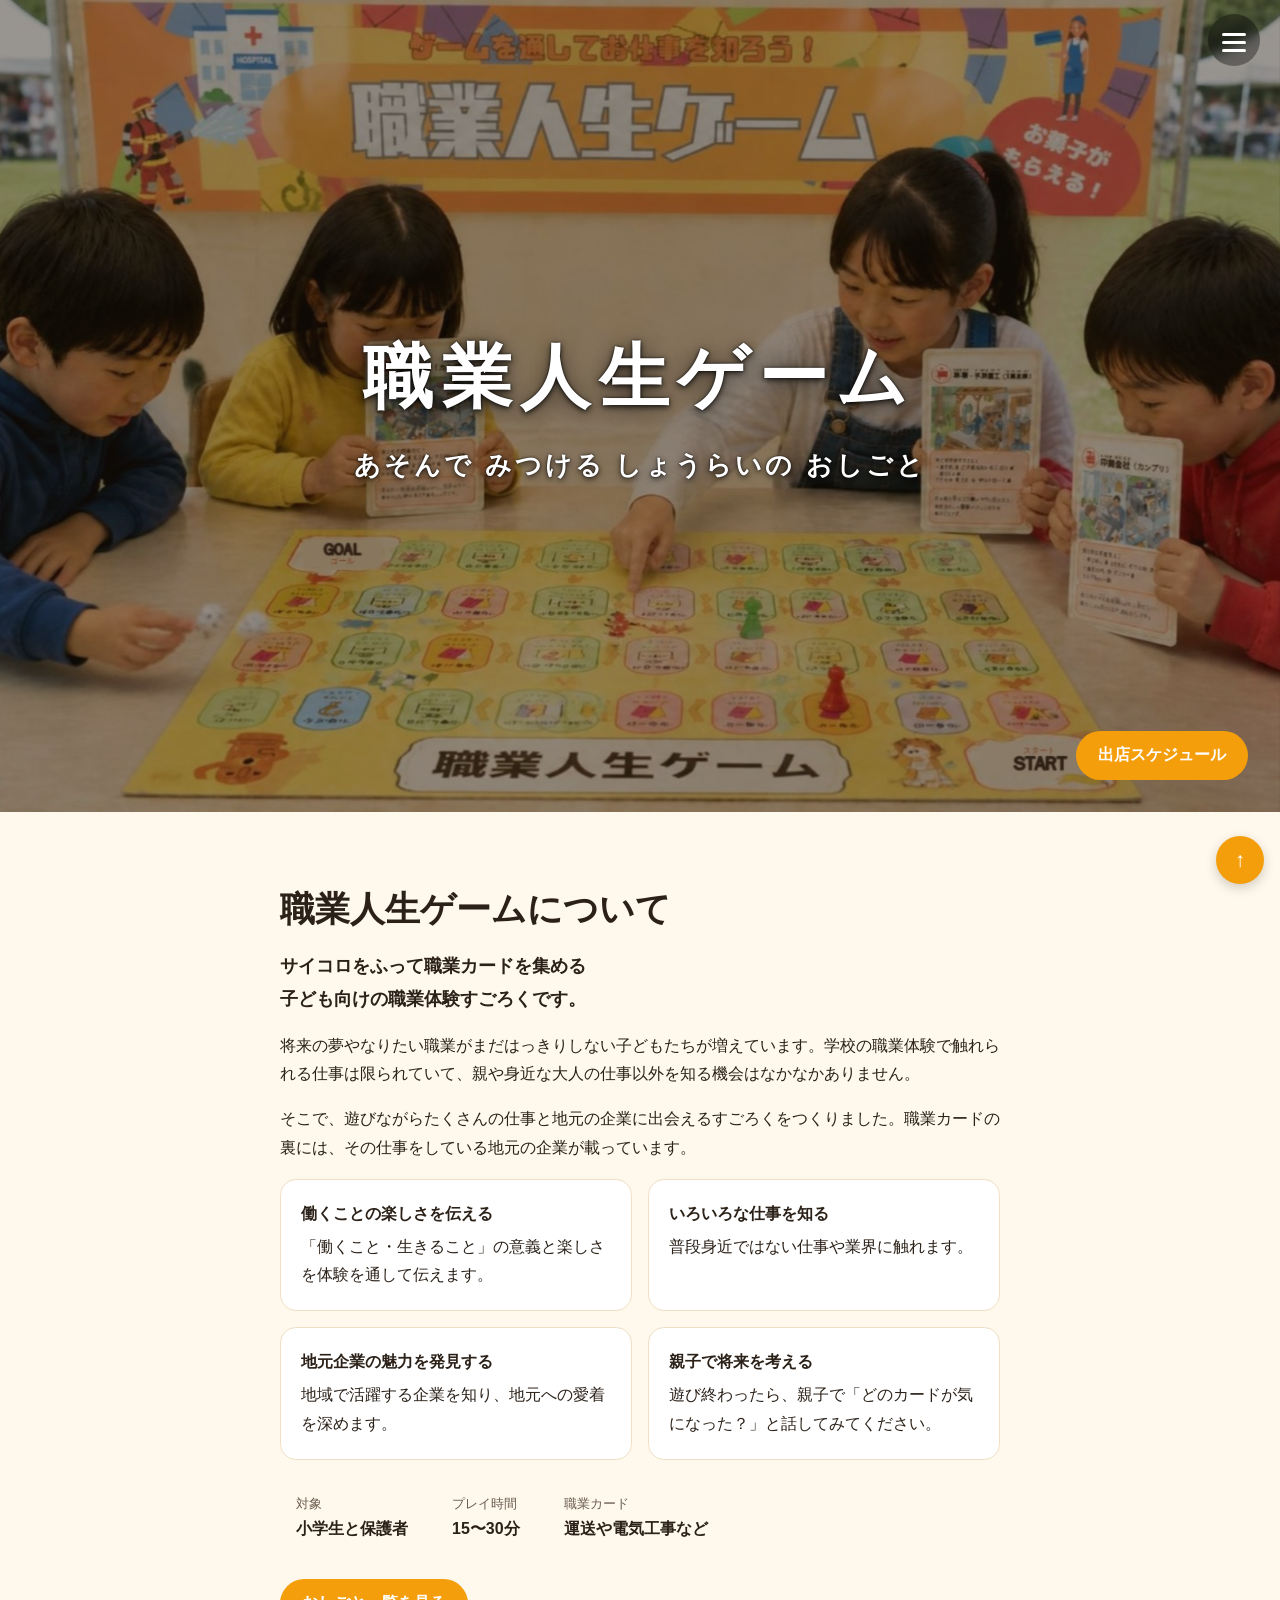
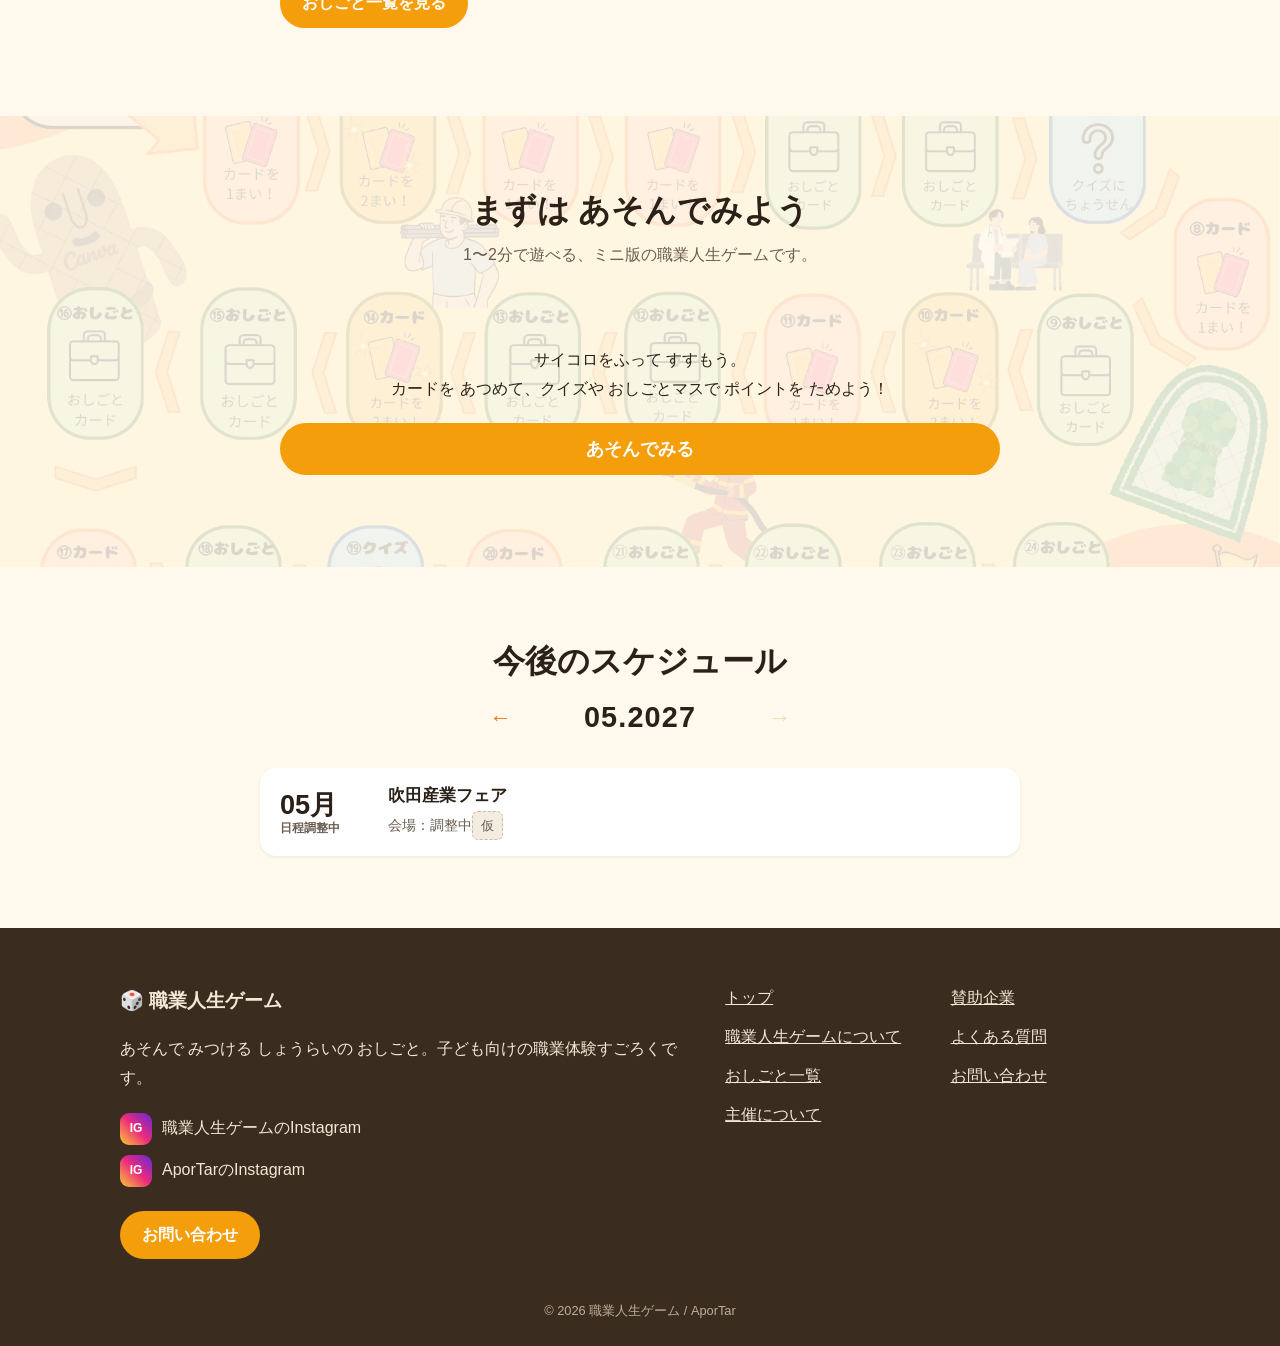
<file: index.html>
<!DOCTYPE html>
<html lang="ja">
<head>
  <meta charset="UTF-8">
  <meta name="viewport" content="width=device-width, initial-scale=1.0">
  <title>職業人生ゲーム｜あそんで みつける しょうらいの おしごと</title>
  <meta name="description" content="サイコロをふって職業カードを集める、子ども向けの職業体験すごろく「職業人生ゲーム」の公式サイトです。ミニ版のデモで遊べるほか、出店スケジュールを掲載しています。">
  <link rel="stylesheet" href="style.css">
  <link rel="stylesheet" href="game.css">
</head>
<body class="home">
  <header id="site-header" class="site-header"></header>

  <main>
    <!-- メインビジュアル：横長の画面では --bg-wide、スマホのような縦長の画面では --bg-tall の画像を出す。
         写真を増やすときは .hero-slide を追加すると自動でスライドする -->
    <section class="hero" id="hero">
      <div class="hero-slide is-active" style="--bg-wide:url(images/hero-banner.jpg);--bg-tall:url(images/hero-banner-tall.jpg)"></div>
      <div class="hero-content">
        <h1 class="hero-copy">職業人生ゲーム</h1>
        <p class="hero-sub">あそんで みつける しょうらいの おしごと</p>
        <a class="btn hero-schedule" href="#schedule">出店スケジュール</a>
      </div>
    </section>

    <section class="section intro" id="intro">
      <div class="container intro-inner">
        <div class="intro-text">
          <h2 class="intro-title">職業人生ゲームについて</h2>
          <p class="intro-lead">サイコロをふって職業カードを集める<br class="pc-only">子ども向けの職業体験すごろくです。</p>
          <p>将来の夢やなりたい職業がまだはっきりしない子どもたちが増えています。学校の職業体験で触れられる仕事は限られていて、親や身近な大人の仕事以外を知る機会はなかなかありません。</p>
          <p>そこで、遊びながらたくさんの仕事と地元の企業に出会えるすごろくをつくりました。職業カードの裏には、その仕事をしている地元の企業が載っています。</p>
          <ul class="purpose-list intro-purpose">
            <li><strong>働くことの楽しさを伝える</strong>「働くこと・生きること」の意義と楽しさを体験を通して伝えます。</li>
            <li><strong>いろいろな仕事を知る</strong>普段身近ではない仕事や業界に触れます。</li>
            <li><strong>地元企業の魅力を発見する</strong>地域で活躍する企業を知り、地元への愛着を深めます。</li>
            <li><strong>親子で将来を考える</strong>遊び終わったら、親子で「どのカードが気になった？」と話してみてください。</li>
          </ul>
          <dl class="intro-facts">
            <div><dt>対象</dt><dd>小学生と保護者</dd></div>
            <div><dt>プレイ時間</dt><dd>15〜30分</dd></div>
            <div><dt>職業カード</dt><dd>運送や電気工事など</dd></div>
          </dl>
          <p class="intro-links">
            <a class="btn" href="sponsors.html">おしごと一覧を見る</a>
          </p>
        </div>
      </div>
    </section>

    <!-- デモ：game.js / game-data.js / game.css。data-mode="demo" でひとり用の短い盤面になる -->
    <section class="section section-alt demo" id="demo">
      <div class="container mg-root" id="mg-root" data-mode="demo">
        <h2 class="section-title">まずは あそんでみよう</h2>
        <p class="section-lead">1〜2分で遊べる、ミニ版の職業人生ゲームです。</p>

        <div id="mg-setup" class="mg-screen mg-panel demo-start">
          <form id="mg-setup-form">
            <p>サイコロをふって すすもう。<br>カードを あつめて、クイズや おしごとマスで ポイントを ためよう！</p>
            <button type="submit" class="btn mg-btn-big">あそんでみる</button>
          </form>
        </div>

        <div id="mg-game" class="mg-screen" hidden>
          <div class="mg-turn-bar mg-panel">
            <div>
              <span id="mg-turn-token" class="mg-token-dot"></span>
              <strong id="mg-turn-name"></strong> の ばん
            </div>
            <div class="mg-dice-area">
              <div id="mg-dice" class="mg-dice" aria-live="polite">🎲</div>
              <button id="mg-roll-btn" class="btn">サイコロを ふる</button>
            </div>
          </div>
          <div id="mg-board" class="mg-board" aria-label="ゲームばん"></div>
          <div id="mg-scoreboard" class="mg-scoreboard"></div>
        </div>

        <div id="mg-result" class="mg-screen mg-panel" hidden>
          <h3>ゴール！</h3>
          <ol id="mg-ranking" class="mg-ranking"></ol>
          <div id="mg-companies-panel" class="mg-companies-panel">
            <h3>あつめた カードの かいしゃ</h3>
            <p class="mg-muted">カードの うらには、その しごとを している 地元の会社が のっています。</p>
            <ul id="mg-companies" class="mg-companies"></ul>
            <a class="btn btn-outline" href="sponsors.html">おしごと一覧を見る</a>
          </div>
          <p class="mg-closing">きになる おしごとは あったかな？<br>イベントでは、ほんものの ボードで あそべるよ！</p>
          <button id="mg-again-btn" class="btn mg-btn-big">もういちど あそぶ</button>
        </div>
      </div>
    </section>

    <!-- 今後のスケジュール：予定は .schedule-item を足す。data-date は日にちが決まっていなければ "2027-05" のように月まで。
         月ごとに表示し、矢印で予定のある月だけを行き来する。過ぎた予定は「終了」になる -->
    <section class="section" id="schedule">
      <div class="container">
        <h2 class="section-title">今後のスケジュール</h2>
        <div class="schedule-nav" hidden>
          <button type="button" class="schedule-arrow" data-step="-1" aria-label="前の月">←</button>
          <span class="schedule-month" aria-live="polite"></span>
          <button type="button" class="schedule-arrow" data-step="1" aria-label="次の月">→</button>
        </div>
        <ul class="schedule">
          <li class="schedule-item" data-date="2026-09-27">
            <div class="schedule-when"><span class="schedule-md"></span><span class="schedule-dow"></span></div>
            <div class="schedule-body">
              <h3 class="schedule-name">めぐりえフェス</h3>
              <p class="schedule-place">会場：安満遺跡公園</p>
            </div>
          </li>
          <li class="schedule-item" data-date="2026-10-17" data-end="2026-10-18">
            <div class="schedule-when"><span class="schedule-md"></span><span class="schedule-dow"></span></div>
            <div class="schedule-body">
              <h3 class="schedule-name">食の文化祭 〜高槻ジャズとグルメフェア〜</h3>
              <p class="schedule-place">10:00〜17:00 ／ 会場：高槻城公園</p>
            </div>
          </li>
          <li class="schedule-item" data-date="2026-11-22">
            <div class="schedule-when"><span class="schedule-md"></span><span class="schedule-dow"></span></div>
            <div class="schedule-body">
              <h3 class="schedule-name">古墳フェス はにコット</h3>
              <p class="schedule-place">10:00〜16:00 ／ 会場：今城塚古墳公園（内堤）</p>
            </div>
          </li>
          <li class="schedule-item" data-date="2027-05">
            <div class="schedule-when"><span class="schedule-md"></span><span class="schedule-dow"></span></div>
            <div class="schedule-body">
              <h3 class="schedule-name">吹田産業フェア</h3>
              <p class="schedule-place">会場：調整中<span class="placeholder-note">仮</span></p>
            </div>
          </li>
        </ul>
      </div>
    </section>
  </main>

  <!-- デモのカードやクイズを表示するダイアログ -->
  <div id="mg-modal" class="mg-modal" hidden>
    <div class="mg-modal-box" role="dialog" aria-modal="true" aria-labelledby="mg-modal-title">
      <p id="mg-modal-kind" class="mg-modal-kind"></p>
      <h2 id="mg-modal-title"></h2>
      <div id="mg-modal-body"></div>
      <div id="mg-modal-actions" class="mg-modal-actions"></div>
    </div>
  </div>

  <footer id="site-footer" class="site-footer"></footer>
  <script src="script.js"></script>
  <script src="game-data.js"></script>
  <script src="game.js"></script>
</body>
</html>
</file>
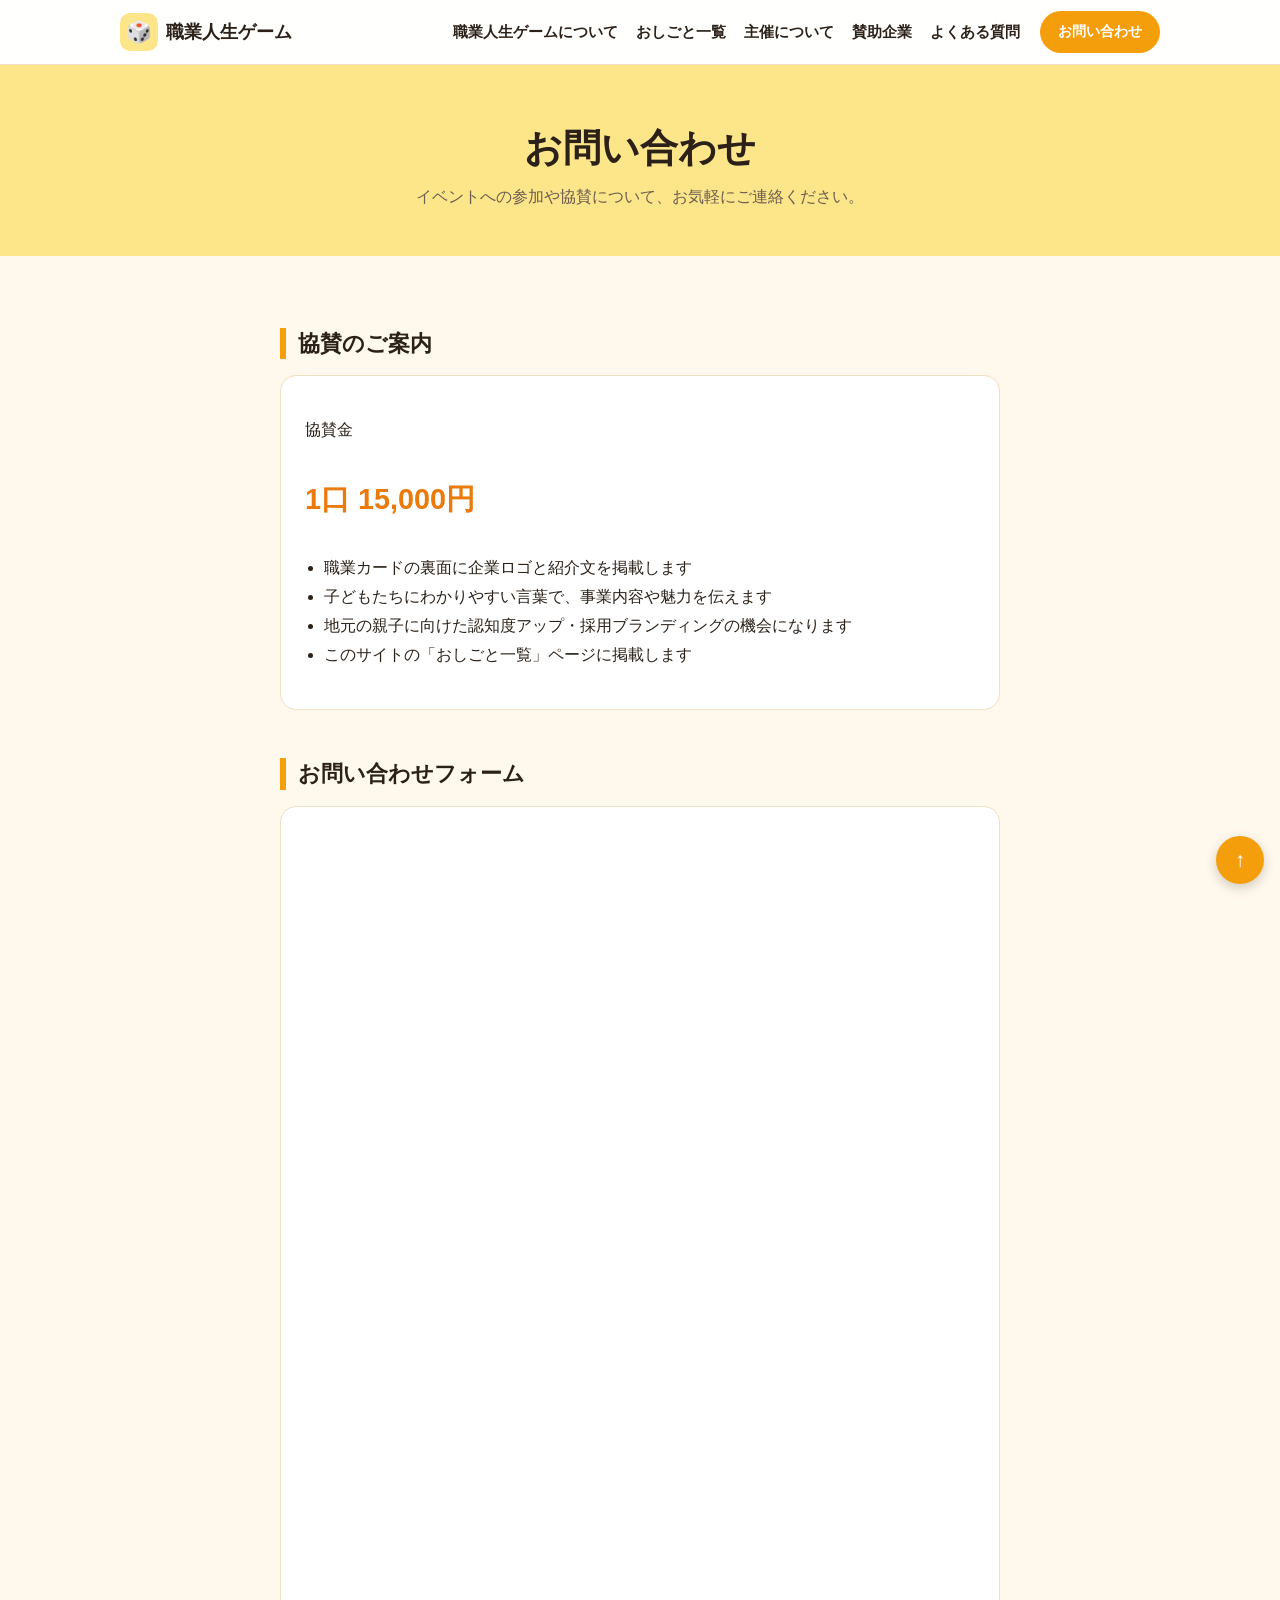
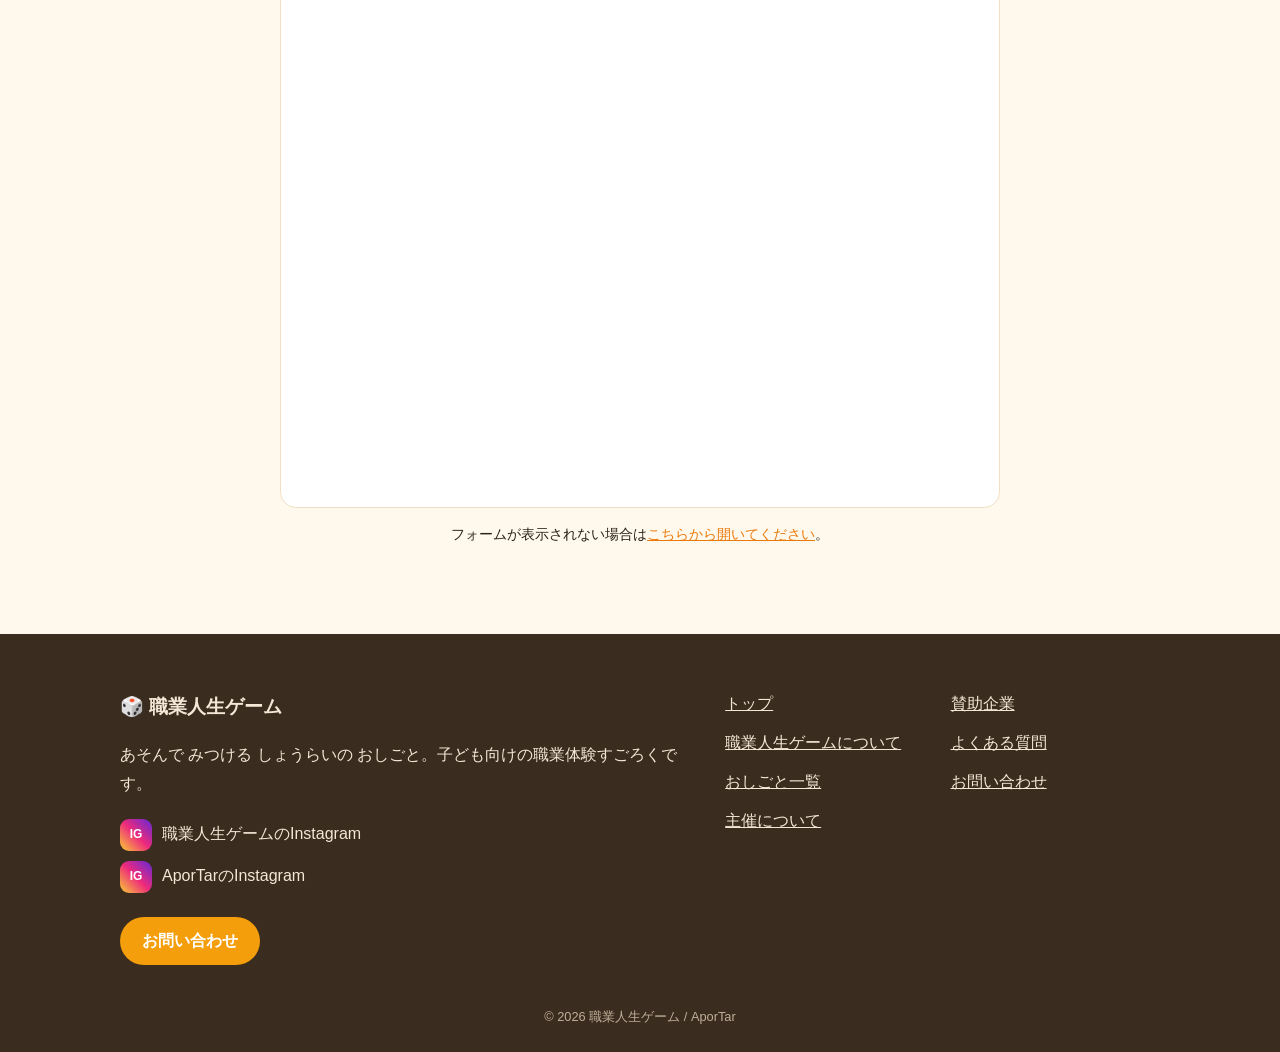
<file: contact.html>
<!DOCTYPE html>
<html lang="ja">
<head>
  <meta charset="UTF-8">
  <meta name="viewport" content="width=device-width, initial-scale=1.0">
  <title>お問い合わせ｜職業人生ゲーム</title>
  <link rel="stylesheet" href="style.css">
</head>
<body>
  <header id="site-header" class="site-header"></header>

  <main>
    <div class="page-header">
      <h1>お問い合わせ</h1>
      <p>イベントへの参加や協賛について、お気軽にご連絡ください。</p>
    </div>

    <section class="section">
      <div class="container prose">
        <h2>協賛のご案内</h2>
        <div class="card">
          <p>協賛金</p>
          <p class="price">1口 15,000円</p>
          <ul class="benefit-list">
            <li>職業カードの裏面に企業ロゴと紹介文を掲載します</li>
            <li>子どもたちにわかりやすい言葉で、事業内容や魅力を伝えます</li>
            <li>地元の親子に向けた認知度アップ・採用ブランディングの機会になります</li>
            <li>このサイトの「おしごと一覧」ページに掲載します</li>
          </ul>
        </div>

        <h2>お問い合わせフォーム</h2>
        <div class="form-embed card">
          <iframe src="https://docs.google.com/forms/d/e/1FAIpQLSfTiD3aFvL4E648sovrdSvlRffPIRJu-kLLGPMNiMInuebyIw/viewform?embedded=true" title="お問い合わせフォーム" loading="lazy">読み込んでいます…</iframe>
        </div>
        <p class="form-embed-note">フォームが表示されない場合は<a href="https://docs.google.com/forms/d/e/1FAIpQLSfTiD3aFvL4E648sovrdSvlRffPIRJu-kLLGPMNiMInuebyIw/viewform" target="_blank" rel="noopener">こちらから開いてください</a>。</p>
      </div>
    </section>
  </main>

  <footer id="site-footer" class="site-footer"></footer>
  <script src="script.js"></script>
</body>
</html>
</file>
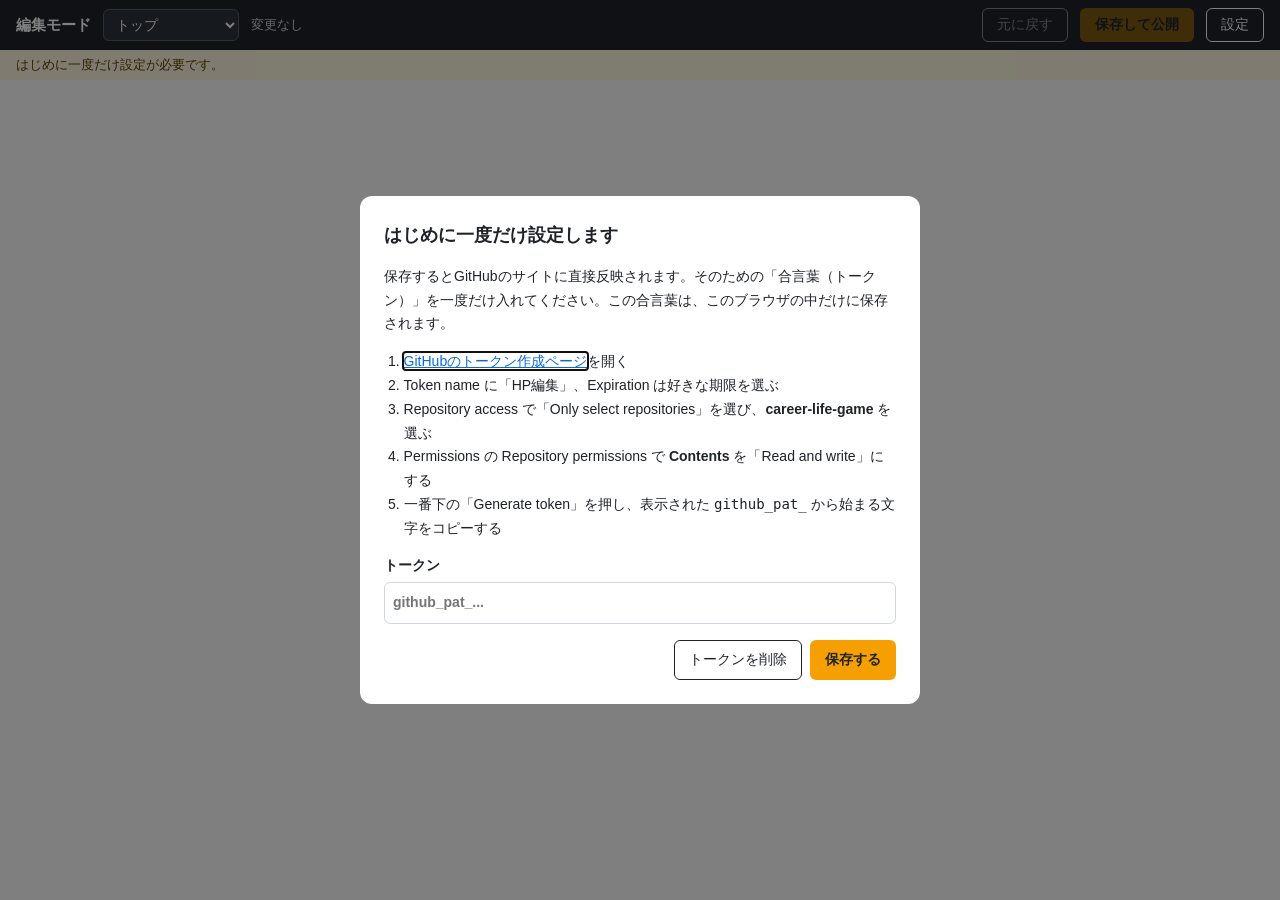
<file: edit.html>
<!DOCTYPE html>
<html lang="ja">
<head>
  <meta charset="UTF-8">
  <meta name="viewport" content="width=device-width, initial-scale=1.0">
  <meta name="robots" content="noindex">
  <title>編集モード｜職業人生ゲーム</title>
  <link rel="stylesheet" href="edit.css">
</head>
<body>
  <!-- ページの文字を、実際の見た目のままクリックして直すための管理画面。サイトのメニューからはリンクしていない。 -->
  <header class="ed-bar">
    <strong class="ed-title">編集モード</strong>
    <label class="ed-page">
      <span class="ed-visually-hidden">編集するページ</span>
      <select id="ed-page"></select>
    </label>
    <span id="ed-count" class="ed-count">変更なし</span>
    <span class="ed-spacer"></span>
    <button type="button" id="ed-discard" class="ed-btn ed-btn-ghost" disabled>元に戻す</button>
    <button type="button" id="ed-save" class="ed-btn ed-btn-primary" disabled>保存して公開</button>
    <button type="button" id="ed-settings" class="ed-btn ed-btn-ghost" aria-label="設定">設定</button>
  </header>
  <p id="ed-message" class="ed-message">文字をクリックすると、そのまま直せます。点線の枠が直せる場所です。</p>
  <iframe id="ed-frame" class="ed-frame" title="編集中のページ"></iframe>

  <dialog id="ed-setup" class="ed-dialog">
    <form method="dialog" id="ed-setup-form">
      <h2>はじめに一度だけ設定します</h2>
      <p>保存するとGitHubのサイトに直接反映されます。そのための「合言葉（トークン）」を一度だけ入れてください。この合言葉は、このブラウザの中だけに保存されます。</p>
      <ol>
        <li><a href="https://github.com/settings/personal-access-tokens/new" target="_blank" rel="noopener">GitHubのトークン作成ページ</a>を開く</li>
        <li>Token name に「HP編集」、Expiration は好きな期限を選ぶ</li>
        <li>Repository access で「Only select repositories」を選び、<b>career-life-game</b> を選ぶ</li>
        <li>Permissions の Repository permissions で <b>Contents</b> を「Read and write」にする</li>
        <li>一番下の「Generate token」を押し、表示された <code>github_pat_</code> から始まる文字をコピーする</li>
      </ol>
      <label class="ed-field">トークン
        <input id="ed-token" type="password" autocomplete="off" placeholder="github_pat_..." required>
      </label>
      <p id="ed-setup-error" class="ed-error" hidden></p>
      <div class="ed-dialog-actions">
        <button type="button" id="ed-token-clear" class="ed-btn ed-btn-ghost">トークンを削除</button>
        <button type="submit" class="ed-btn ed-btn-primary">保存する</button>
      </div>
    </form>
  </dialog>

  <dialog id="ed-review" class="ed-dialog">
    <form method="dialog">
      <h2 id="ed-review-title">保存される変更</h2>
      <ul id="ed-review-list" class="ed-review-list"></ul>
      <p id="ed-review-note" class="ed-note"></p>
      <div class="ed-dialog-actions">
        <button type="submit" value="cancel" class="ed-btn ed-btn-ghost">やめる</button>
        <button type="submit" value="confirm" id="ed-review-ok" class="ed-btn ed-btn-primary">この内容で公開する</button>
      </div>
    </form>
  </dialog>

  <script src="edit.js"></script>
</body>
</html>
</file>
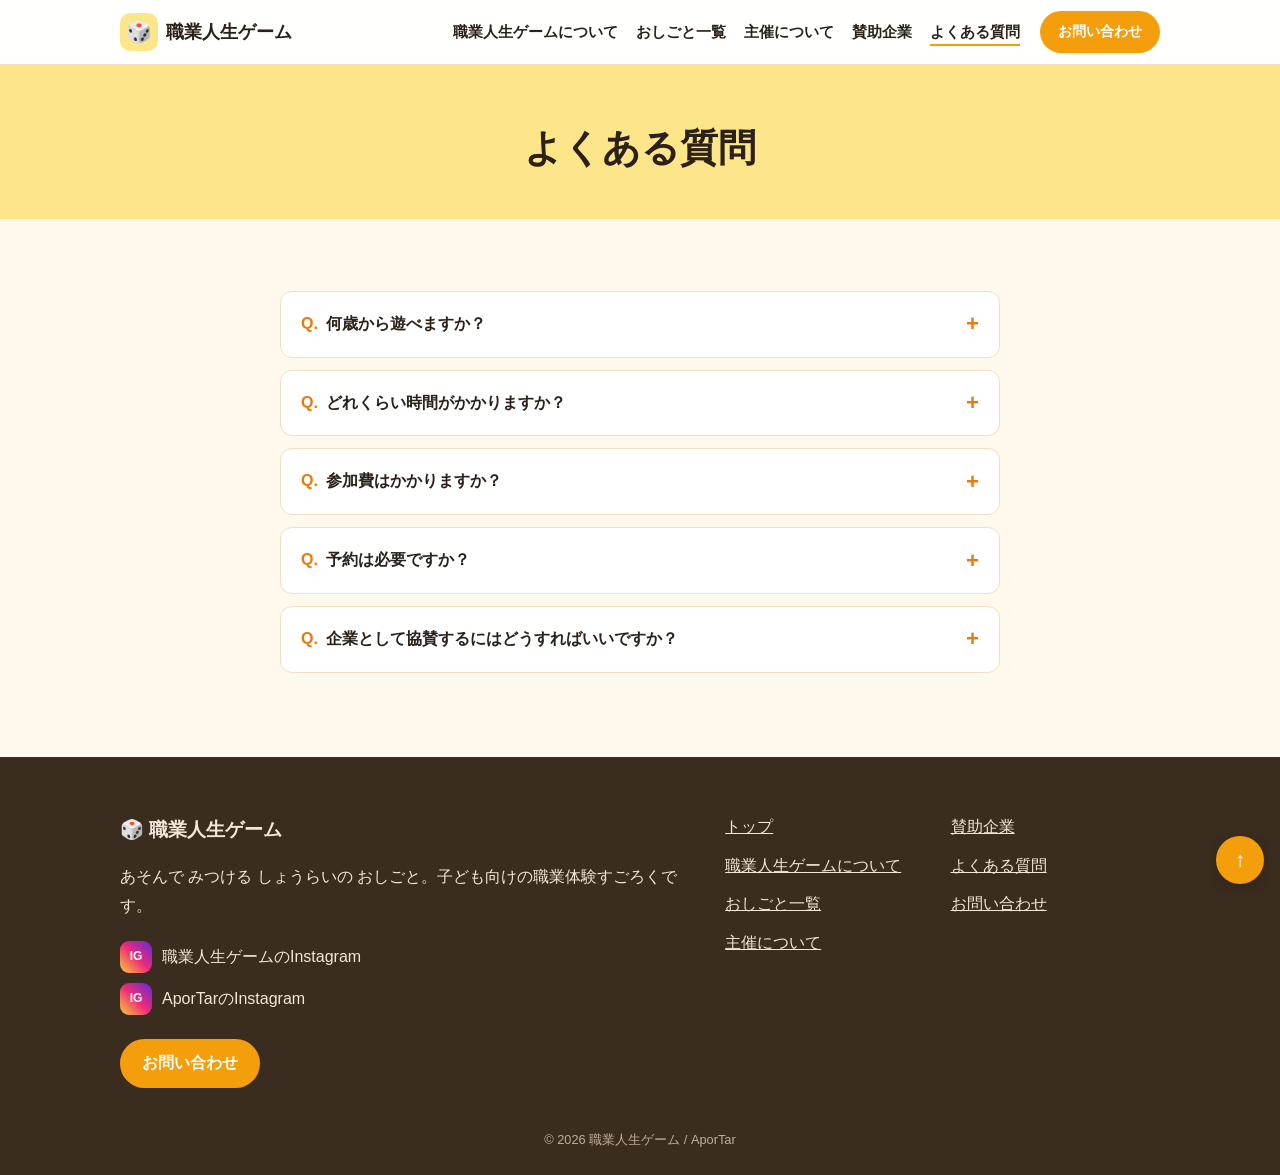
<file: faq.html>
<!DOCTYPE html>
<html lang="ja">
<head>
  <meta charset="UTF-8">
  <meta name="viewport" content="width=device-width, initial-scale=1.0">
  <title>よくある質問｜職業人生ゲーム</title>
  <link rel="stylesheet" href="style.css">
</head>
<body>
  <header id="site-header" class="site-header"></header>

  <main>
    <div class="page-header">
      <h1>よくある質問</h1>
    </div>

    <section class="section">
      <div class="container prose faq">
        <details>
          <summary>何歳から遊べますか？</summary>
          <p>小学生とその保護者の方を対象にしています。親子で一緒にご参加ください。</p>
        </details>
        <details>
          <summary>どれくらい時間がかかりますか？</summary>
          <p>1回あたり15〜30分ほどです。</p>
        </details>
        <details>
          <summary>参加費はかかりますか？</summary>
          <p>イベントごとに異なります。各イベントの案内をご確認ください。</p>
        </details>
        <details>
          <summary>予約は必要ですか？</summary>
          <p>イベントごとに異なります。最新情報はInstagramでお知らせします。</p>
        </details>
        <details>
          <summary>企業として協賛するにはどうすればいいですか？</summary>
          <p><a href="contact.html">お問い合わせ</a>のページからご連絡ください。</p>
        </details>
      </div>
    </section>
  </main>

  <footer id="site-footer" class="site-footer"></footer>
  <script src="script.js"></script>
</body>
</html>
</file>
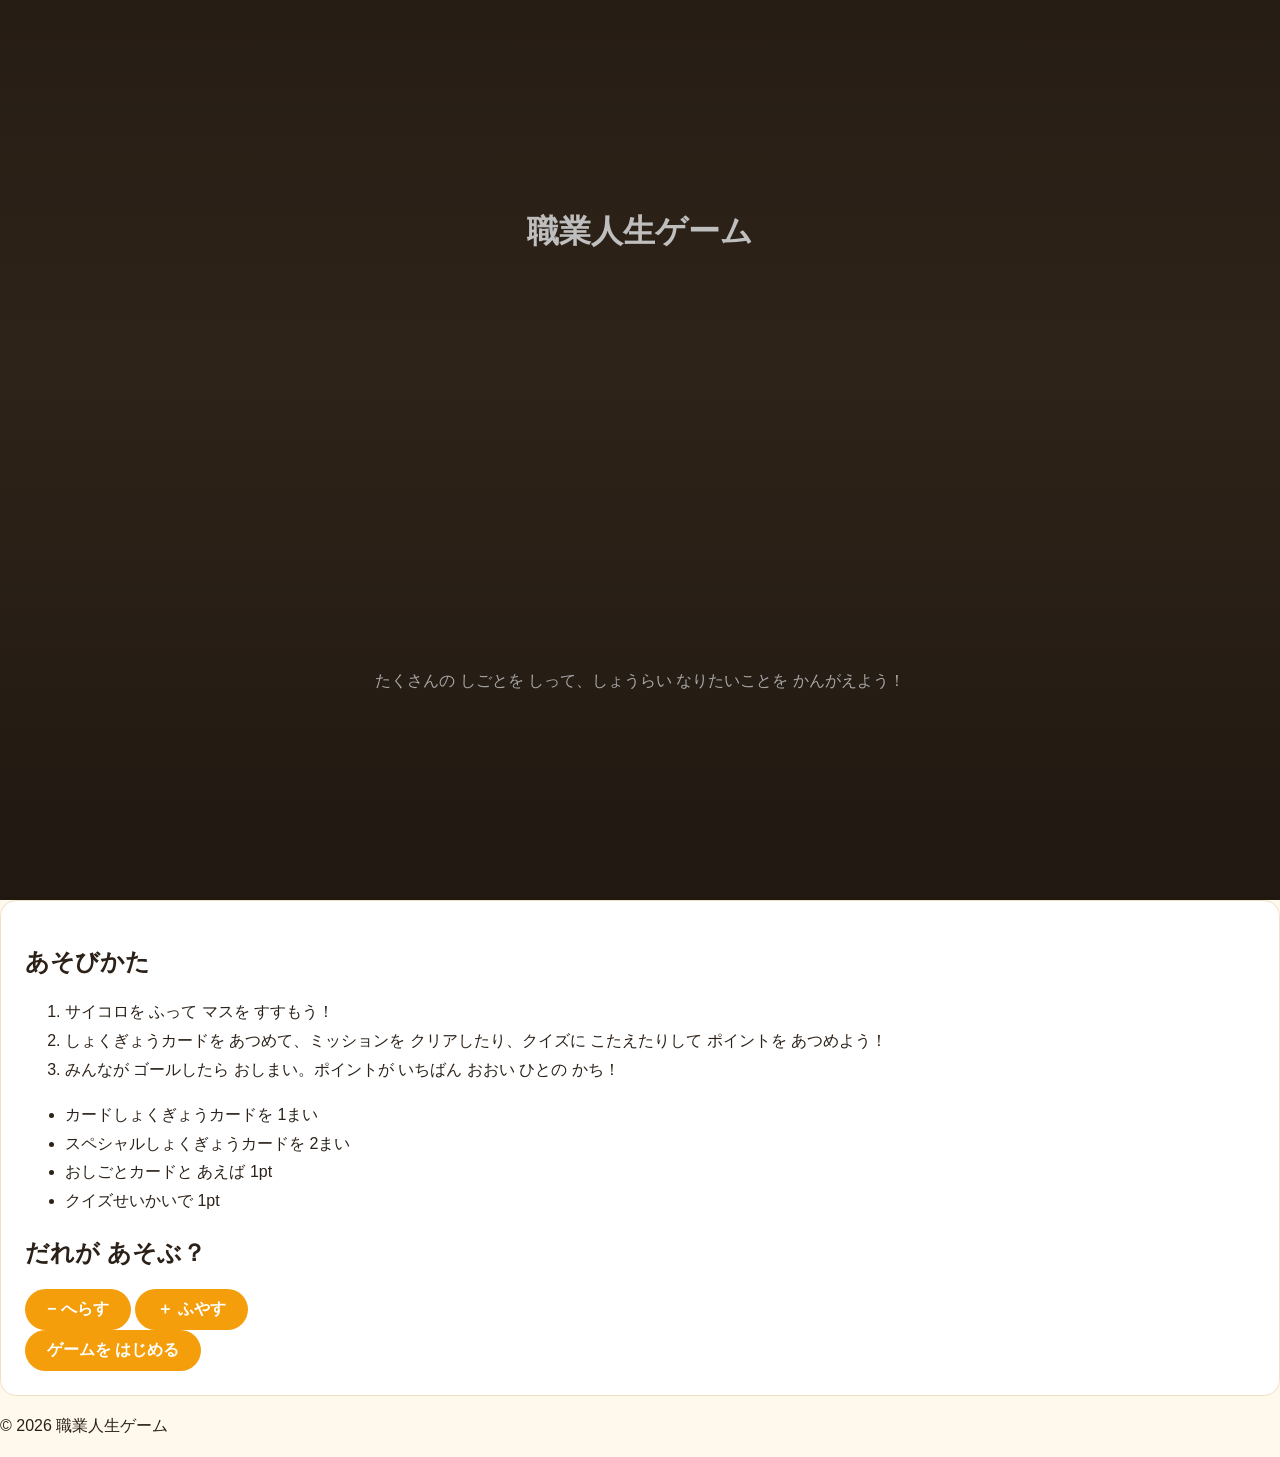
<file: game.html>
<!DOCTYPE html>
<html lang="ja">
<head>
  <meta charset="UTF-8">
  <meta name="viewport" content="width=device-width, initial-scale=1.0">
  <title>あそんでみよう | 職業人生ゲーム</title>
  <link rel="stylesheet" href="style.css">
  <link rel="stylesheet" href="game.css">
</head>
<body>
  <header class="hero">
    <h1>職業人生ゲーム</h1>
    <p class="tagline">たくさんの しごとを しって、しょうらい なりたいことを かんがえよう！</p>
  </header>

  <main>
    <!-- はじめる画面 -->
    <section id="setup" class="card screen">
      <h2>あそびかた</h2>
      <ol class="rules">
        <li>サイコロを ふって マスを すすもう！</li>
        <li>しょくぎょうカードを あつめて、ミッションを クリアしたり、クイズに こたえたりして ポイントを あつめよう！</li>
        <li>みんなが ゴールしたら おしまい。ポイントが いちばん おおい ひとの かち！</li>
      </ol>
      <ul class="legend">
        <li><span class="chip sq-card">カード</span>しょくぎょうカードを 1まい</li>
        <li><span class="chip sq-special">スペシャル</span>しょくぎょうカードを 2まい</li>
        <li><span class="chip sq-mission">おしごと</span>カードと あえば 1pt</li>
        <li><span class="chip sq-quiz">クイズ</span>せいかいで 1pt</li>
      </ul>

      <h2>だれが あそぶ？</h2>
      <form id="setup-form">
        <div id="player-inputs" class="player-inputs"></div>
        <div class="setup-actions">
          <button type="button" id="remove-player" class="btn btn-ghost">− へらす</button>
          <button type="button" id="add-player" class="btn btn-ghost">＋ ふやす</button>
        </div>
        <button type="submit" class="btn btn-primary btn-big">ゲームを はじめる</button>
      </form>
    </section>

    <!-- ゲーム画面 -->
    <section id="game" class="screen" hidden>
      <div class="turn-bar card">
        <div>
          <span id="turn-token" class="token-dot"></span>
          <strong id="turn-name"></strong> の ばん
        </div>
        <div class="dice-area">
          <div id="dice" class="dice" aria-live="polite">🎲</div>
          <button id="roll-btn" class="btn btn-primary">サイコロを ふる</button>
        </div>
      </div>

      <div id="board" class="board" aria-label="ゲームばん"></div>

      <div id="scoreboard" class="scoreboard"></div>

      <div class="card log-card">
        <h3>できごと</h3>
        <ul id="log" class="log"></ul>
      </div>
    </section>

    <!-- けっか画面 -->
    <section id="result" class="card screen" hidden>
      <h2>けっか はっぴょう！</h2>
      <ol id="ranking" class="ranking"></ol>
      <p class="closing">きになる おしごとは あったかな？<br>おうちの ひとと「しょうらい どんな しごとを してみたい？」を はなしてみよう！</p>
      <button id="again-btn" class="btn btn-primary btn-big">もういちど あそぶ</button>
    </section>
  </main>

  <!-- カードやクイズを表示するダイアログ -->
  <div id="modal" class="modal" hidden>
    <div class="modal-box" role="dialog" aria-modal="true" aria-labelledby="modal-title">
      <p id="modal-kind" class="modal-kind"></p>
      <h2 id="modal-title"></h2>
      <div id="modal-body"></div>
      <div id="modal-actions" class="modal-actions"></div>
    </div>
  </div>

  <footer>
    <p>&copy; 2026 職業人生ゲーム</p>
  </footer>

  <script src="game-data.js"></script>
  <script src="game.js"></script>
</body>
</html>
</file>
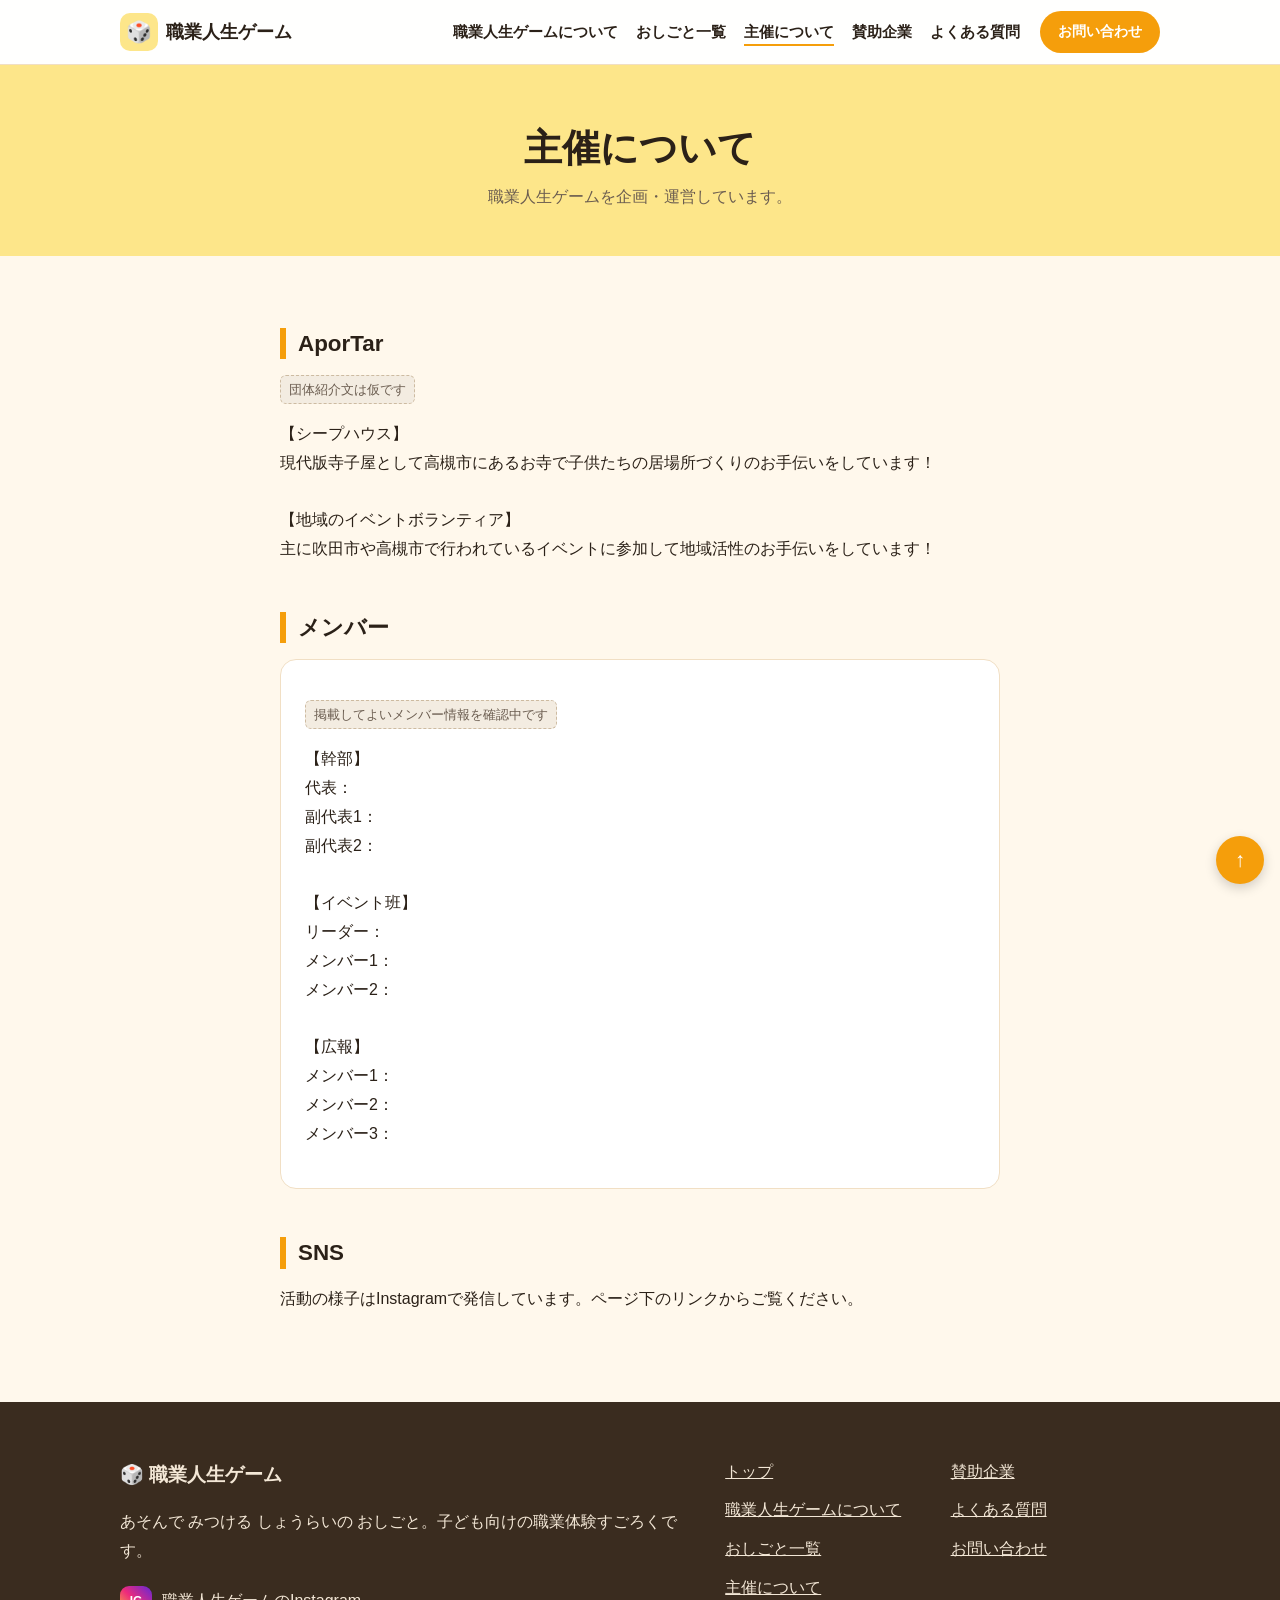
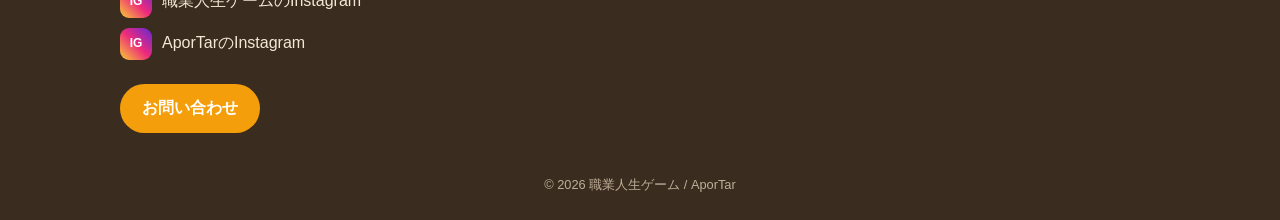
<file: organizer.html>
<!DOCTYPE html>
<html lang="ja">
<head>
  <meta charset="UTF-8">
  <meta name="viewport" content="width=device-width, initial-scale=1.0">
  <title>主催について｜職業人生ゲーム</title>
  <link rel="stylesheet" href="style.css">
</head>
<body>
  <header id="site-header" class="site-header"></header>

  <main>
    <div class="page-header">
      <h1>主催について</h1>
      <p>職業人生ゲームを企画・運営しています。</p>
    </div>

    <section class="section">
      <div class="container prose">
        <h2>AporTar</h2>
        <p><span class="placeholder-note">団体紹介文は仮です</span></p>
        <p>【シープハウス】<br>現代版寺子屋として高槻市にあるお寺で子供たちの居場所づくりのお手伝いをしています！<br><br>【地域のイベントボランティア】<br>主に吹田市や高槻市で行われているイベントに参加して地域活性のお手伝いをしています！</p>

        <h2>メンバー</h2>
        <div class="card">
          <p><span class="placeholder-note">掲載してよいメンバー情報を確認中です</span></p>
          <p>【幹部】<br>代表：<br>副代表1：<br>副代表2：<br><br>【イベント班】<br>リーダー：<br>メンバー1：<br>メンバー2：<br><br>【広報】<br>メンバー1：<br>メンバー2：<br>メンバー3：</p>
        </div>

        <h2>SNS</h2>
        <p>活動の様子はInstagramで発信しています。ページ下のリンクからご覧ください。</p>
      </div>
    </section>
  </main>

  <footer id="site-footer" class="site-footer"></footer>
  <script src="script.js"></script>
</body>
</html>
</file>
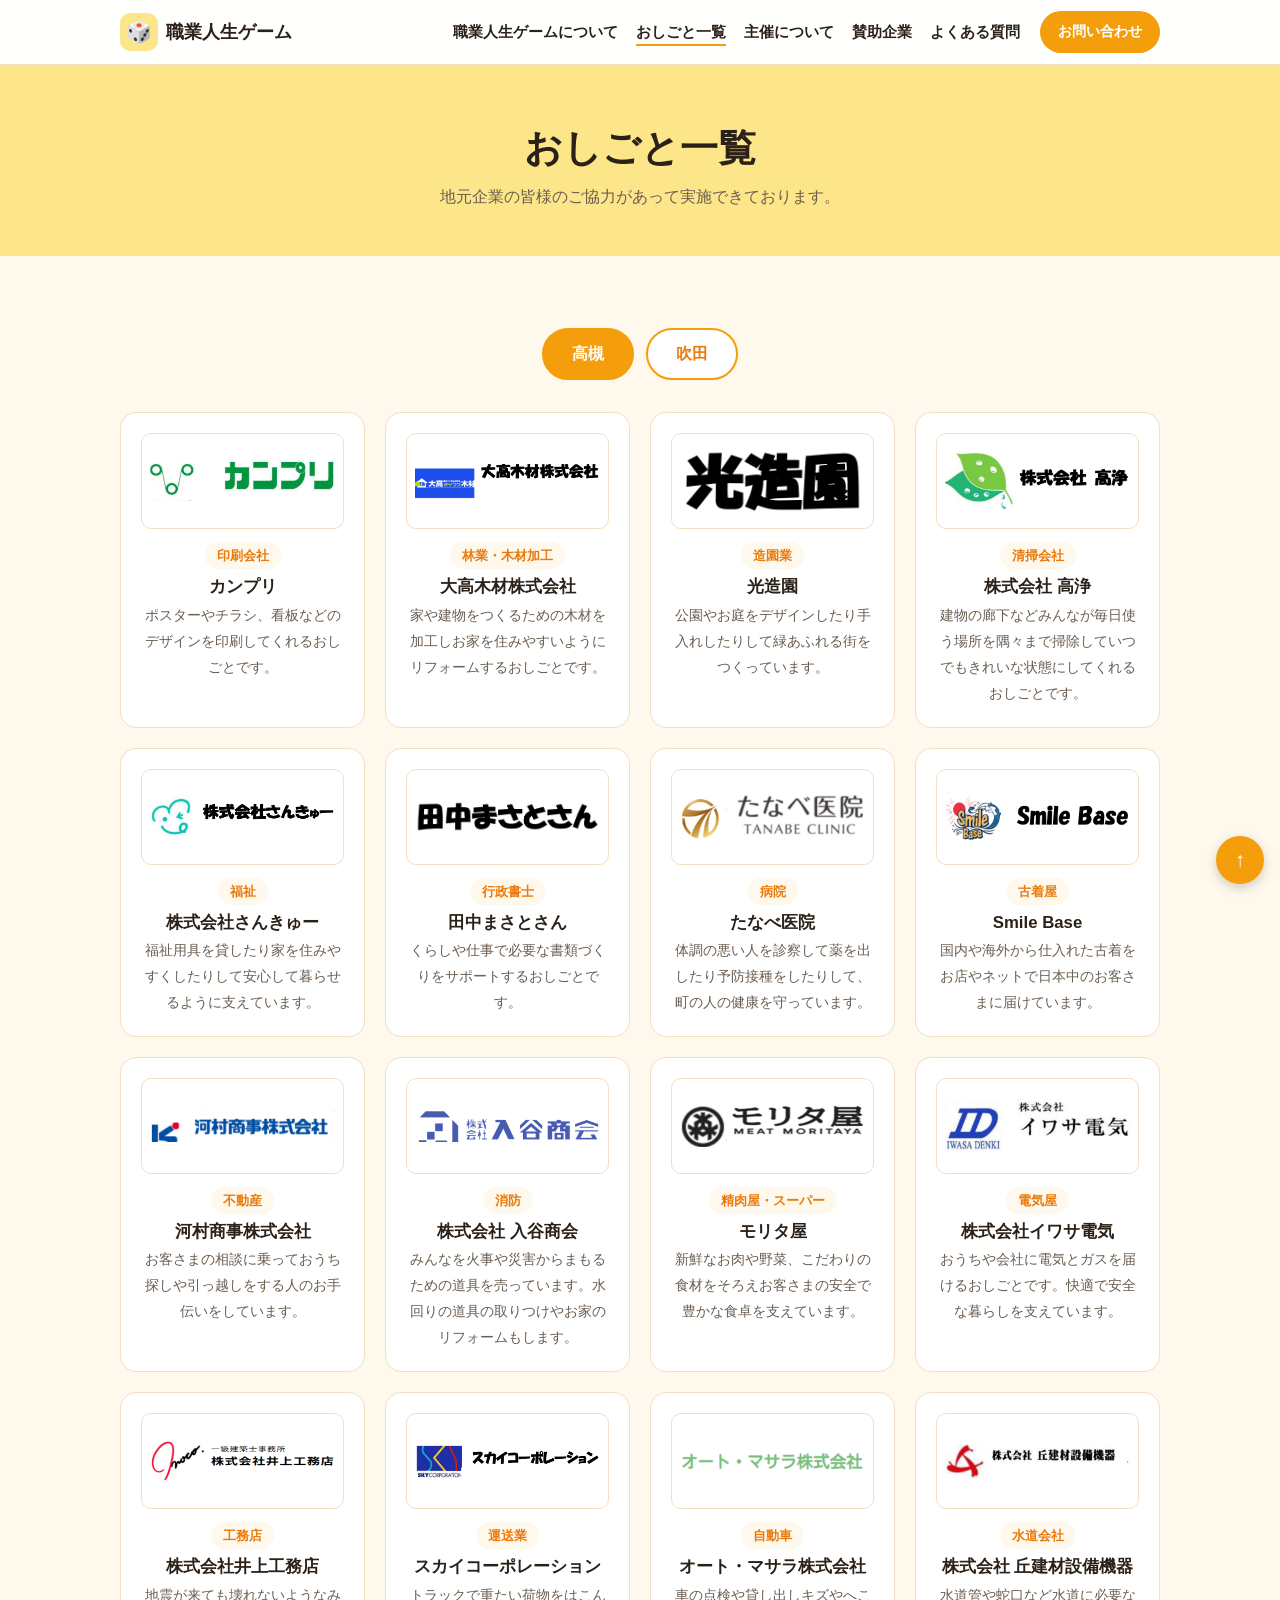
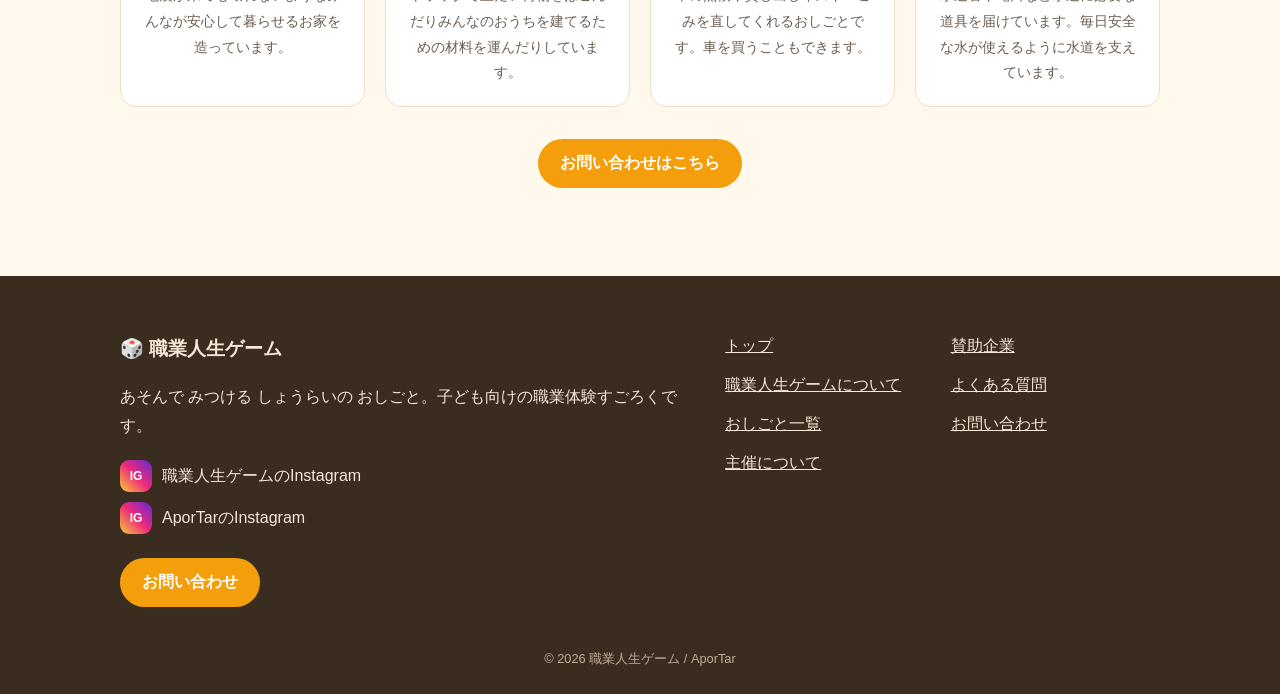
<file: sponsors.html>
<!DOCTYPE html>
<html lang="ja">
<head>
  <meta charset="UTF-8">
  <meta name="viewport" content="width=device-width, initial-scale=1.0">
  <title>おしごと一覧｜職業人生ゲーム</title>
  <link rel="stylesheet" href="style.css">
</head>
<body>
  <header id="site-header" class="site-header"></header>

  <main>
    <div class="page-header">
      <h1>おしごと一覧</h1>
      <p>地元企業の皆様のご協力があって実施できております。</p>
    </div>

    <section class="section">
      <div class="container">
        <div class="tabs" role="tablist" aria-label="地域">
          <button role="tab" data-region-tab="takatsuki" aria-selected="true">高槻</button>
          <button role="tab" data-region-tab="suita" aria-selected="false">吹田</button>
        </div>

        <!-- 企業を増やすときは .sponsor-card をコピーする。ロゴは images/sponsors/ に置く -->
        <div data-region-panel="takatsuki" role="tabpanel">
          <div class="sponsor-grid">
            <div class="sponsor-card">
              <div class="sponsor-logo"><img src="images/sponsors/kanpuri.png" alt="カンプリ" loading="lazy"></div>
              <p class="sponsor-kind">印刷会社</p>
              <h3>カンプリ</h3>
              <p>ポスターやチラシ、看板などのデザインを印刷してくれるおしごとです。</p>
            </div>
            <div class="sponsor-card">
              <div class="sponsor-logo"><img src="images/sponsors/daiko-mokuzai.png" alt="大高木材株式会社" loading="lazy"></div>
              <p class="sponsor-kind">林業・木材加工</p>
              <h3>大高木材株式会社</h3>
              <p>家や建物をつくるための木材を加工しお家を住みやすいようにリフォームするおしごとです。</p>
            </div>
            <div class="sponsor-card">
              <div class="sponsor-logo"><img src="images/sponsors/hikari-zoen.png" alt="光造園" loading="lazy"></div>
              <p class="sponsor-kind">造園業</p>
              <h3>光造園</h3>
              <p>公園やお庭をデザインしたり手入れしたりして緑あふれる街をつくっています。</p>
            </div>
            <div class="sponsor-card">
              <div class="sponsor-logo"><img src="images/sponsors/takajo.png" alt="株式会社 高浄" loading="lazy"></div>
              <p class="sponsor-kind">清掃会社</p>
              <h3>株式会社 高浄</h3>
              <p>建物の廊下などみんなが毎日使う場所を隅々まで掃除していつでもきれいな状態にしてくれるおしごとです。</p>
            </div>
            <div class="sponsor-card">
              <div class="sponsor-logo"><img src="images/sponsors/sankyu.png" alt="株式会社さんきゅー" loading="lazy"></div>
              <p class="sponsor-kind">福祉</p>
              <h3>株式会社さんきゅー</h3>
              <p>福祉用具を貸したり家を住みやすくしたりして安心して暮らせるように支えています。</p>
            </div>
            <div class="sponsor-card">
              <div class="sponsor-logo"><img src="images/sponsors/tanaka-masato.png" alt="田中まさとさん" loading="lazy"></div>
              <p class="sponsor-kind">行政書士</p>
              <h3>田中まさとさん</h3>
              <p>くらしや仕事で必要な書類づくりをサポートするおしごとです。</p>
            </div>
            <div class="sponsor-card">
              <div class="sponsor-logo"><img src="images/sponsors/tanabe-iin.png" alt="たなべ医院" loading="lazy"></div>
              <p class="sponsor-kind">病院</p>
              <h3>たなべ医院</h3>
              <p>体調の悪い人を診察して薬を出したり予防接種をしたりして、町の人の健康を守っています。</p>
            </div>
            <div class="sponsor-card">
              <div class="sponsor-logo"><img src="images/sponsors/smile-base.png" alt="Smile Base" loading="lazy"></div>
              <p class="sponsor-kind">古着屋</p>
              <h3>Smile Base</h3>
              <p>国内や海外から仕入れた古着をお店やネットで日本中のお客さまに届けています。</p>
            </div>
            <div class="sponsor-card">
              <div class="sponsor-logo"><img src="images/sponsors/kawamura-shoji.png" alt="河村商事株式会社" loading="lazy"></div>
              <p class="sponsor-kind">不動産</p>
              <h3>河村商事株式会社</h3>
              <p>お客さまの相談に乗っておうち探しや引っ越しをする人のお手伝いをしています。</p>
            </div>
            <div class="sponsor-card">
              <div class="sponsor-logo"><img src="images/sponsors/iritani-shokai.png" alt="株式会社 入谷商会" loading="lazy"></div>
              <p class="sponsor-kind">消防</p>
              <h3>株式会社 入谷商会</h3>
              <p>みんなを火事や災害からまもるための道具を売っています。水回りの道具の取りつけやお家のリフォームもします。</p>
            </div>
            <div class="sponsor-card">
              <div class="sponsor-logo"><img src="images/sponsors/moritaya.png" alt="モリタ屋" loading="lazy"></div>
              <p class="sponsor-kind">精肉屋・スーパー</p>
              <h3>モリタ屋</h3>
              <p>新鮮なお肉や野菜、こだわりの食材をそろえお客さまの安全で豊かな食卓を支えています。</p>
            </div>
            <div class="sponsor-card">
              <div class="sponsor-logo"><img src="images/sponsors/iwasa-denki.png" alt="株式会社イワサ電気" loading="lazy"></div>
              <p class="sponsor-kind">電気屋</p>
              <h3>株式会社イワサ電気</h3>
              <p>おうちや会社に電気とガスを届けるおしごとです。快適で安全な暮らしを支えています。</p>
            </div>
            <div class="sponsor-card">
              <div class="sponsor-logo"><img src="images/sponsors/inoue-komuten.png" alt="株式会社井上工務店" loading="lazy"></div>
              <p class="sponsor-kind">工務店</p>
              <h3>株式会社井上工務店</h3>
              <p>地震が来ても壊れないようなみんなが安心して暮らせるお家を造っています。</p>
            </div>
            <div class="sponsor-card">
              <div class="sponsor-logo"><img src="images/sponsors/sky-corporation.png" alt="スカイコーポレーション" loading="lazy"></div>
              <p class="sponsor-kind">運送業</p>
              <h3>スカイコーポレーション</h3>
              <p>トラックで重たい荷物をはこんだりみんなのおうちを建てるための材料を運んだりしています。</p>
            </div>
            <div class="sponsor-card">
              <div class="sponsor-logo"><img src="images/sponsors/auto-masala.png" alt="オート・マサラ株式会社" loading="lazy"></div>
              <p class="sponsor-kind">自動車</p>
              <h3>オート・マサラ株式会社</h3>
              <p>車の点検や貸し出しキズやへこみを直してくれるおしごとです。車を買うこともできます。</p>
            </div>
            <div class="sponsor-card">
              <div class="sponsor-logo"><img src="images/sponsors/oka-kenzai.png" alt="株式会社 丘建材設備機器" loading="lazy"></div>
              <p class="sponsor-kind">水道会社</p>
              <h3>株式会社 丘建材設備機器</h3>
              <p>水道管や蛇口など水道に必要な道具を届けています。毎日安全な水が使えるように水道を支えています。</p>
            </div>
          </div>
        </div>

        <div data-region-panel="suita" role="tabpanel" hidden>
          <p class="center" style="margin:0 0 24px"><span class="placeholder-note">吹田産業フェアに向けて協賛企業を募集中です</span></p>
          <div class="sponsor-grid">
            <div class="sponsor-card">
              <div class="sponsor-logo">ロゴ</div>
              <h3>企業名</h3>
              <p>ひとこと紹介が入ります。</p>
            </div>
          </div>
        </div>

        <p class="center"><a class="btn" href="contact.html">お問い合わせはこちら</a></p>
      </div>
    </section>
  </main>

  <footer id="site-footer" class="site-footer"></footer>
  <script src="script.js"></script>
</body>
</html>
</file>
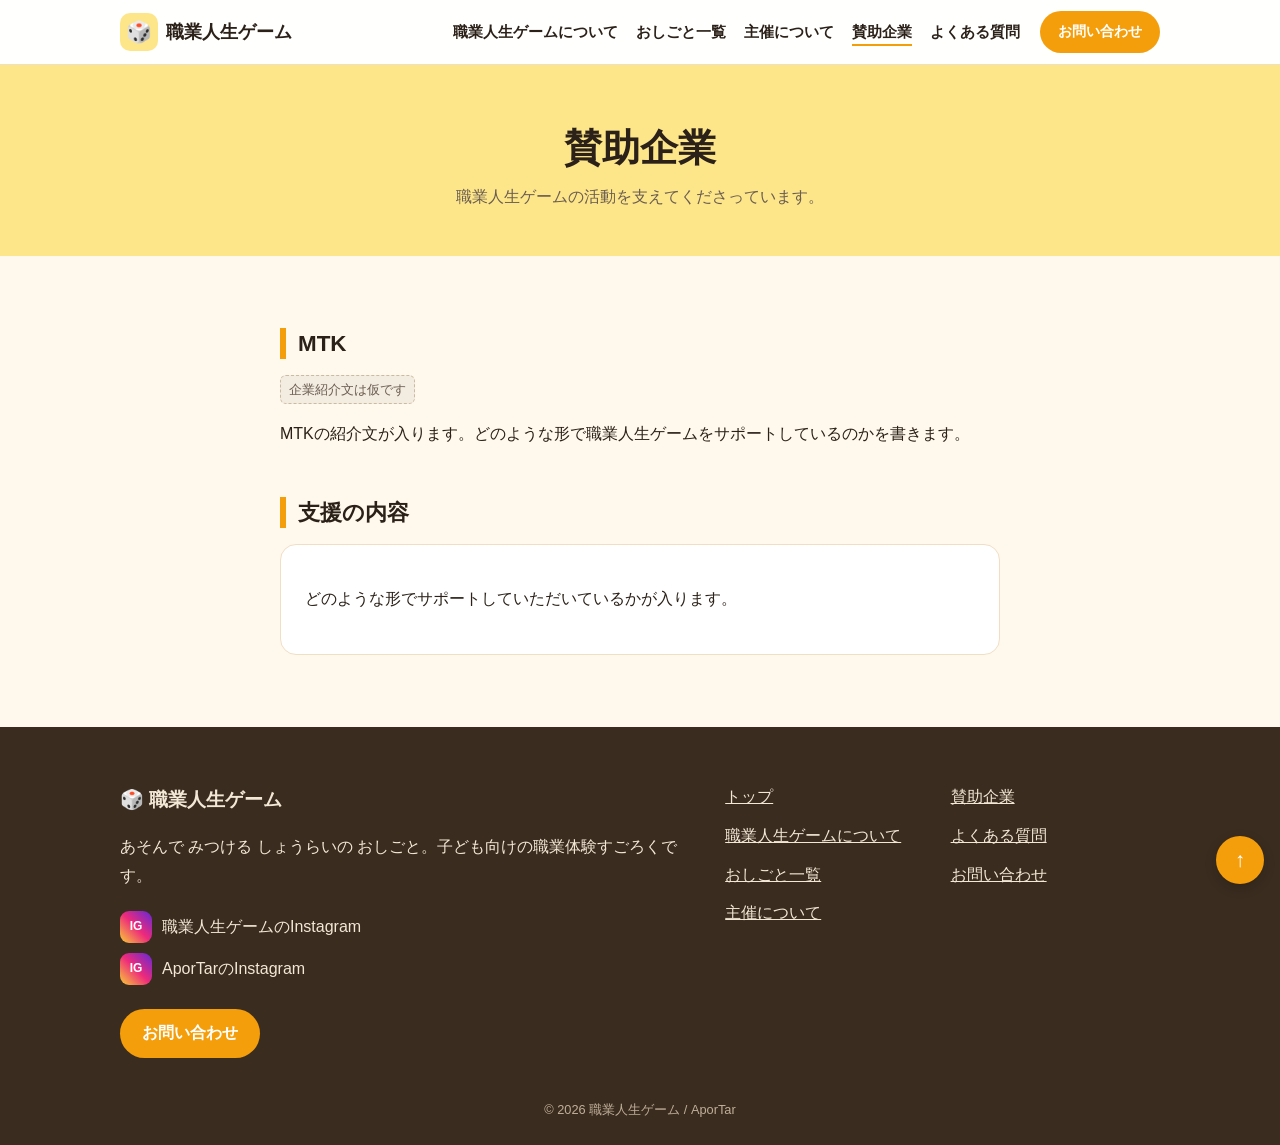
<file: support.html>
<!DOCTYPE html>
<html lang="ja">
<head>
  <meta charset="UTF-8">
  <meta name="viewport" content="width=device-width, initial-scale=1.0">
  <title>賛助企業｜職業人生ゲーム</title>
  <link rel="stylesheet" href="style.css">
</head>
<body>
  <header id="site-header" class="site-header"></header>

  <main>
    <div class="page-header">
      <h1>賛助企業</h1>
      <p>職業人生ゲームの活動を支えてくださっています。</p>
    </div>

    <section class="section">
      <div class="container prose">
        <h2>MTK</h2>
        <p><span class="placeholder-note">企業紹介文は仮です</span></p>
        <p>MTKの紹介文が入ります。どのような形で職業人生ゲームをサポートしているのかを書きます。</p>

        <h2>支援の内容</h2>
        <div class="card">
          <p>どのような形でサポートしていただいているかが入ります。</p>
        </div>
      </div>
    </section>
  </main>

  <footer id="site-footer" class="site-footer"></footer>
  <script src="script.js"></script>
</body>
</html>
</file>
<file: style.css>
/* 職業人生ゲーム - 共通スタイル
   色はルール説明シートのオレンジ・黄色に合わせています */

:root {
  --orange: #f59e0b;
  --orange-deep: #ea7a0c;
  --yellow: #fde68a;
  --cream: #fff8ec;
  --text: #2b2118;
  --muted: #6b5d50;
  --white: #ffffff;
  --line: #f1dfc4;

  /* マスの色 */
  --red: #e5484d;
  --gold: #f5c518;
  --green: #22a55a;
  --blue: #2f6fe4;

  --radius: 16px;
  --header-h: 64px;
  --max: 1080px;
}

* {
  box-sizing: border-box;
}

html {
  scroll-behavior: smooth;
  scroll-padding-top: var(--header-h);
}

body {
  margin: 0;
  font-family: "Hiragino Kaku Gothic ProN", "Hiragino Sans", "Yu Gothic", "Meiryo", sans-serif;
  background: var(--cream);
  color: var(--text);
  line-height: 1.8;
}

img {
  max-width: 100%;
  display: block;
}

a {
  color: var(--orange-deep);
}

h1,
h2,
h3 {
  line-height: 1.4;
}

.container {
  max-width: var(--max);
  margin: 0 auto;
  padding: 0 20px;
}

.btn {
  display: inline-block;
  background: var(--orange);
  color: var(--white);
  font-weight: bold;
  text-decoration: none;
  padding: 10px 22px;
  border-radius: 999px;
  border: none;
  font-size: 1rem;
  cursor: pointer;
  transition: background 0.2s;
}

.btn:hover {
  background: var(--orange-deep);
}

.btn-outline {
  background: var(--white);
  color: var(--orange-deep);
  border: 2px solid var(--orange);
}

.btn-outline:hover {
  background: var(--yellow);
}

/* 仮の素材であることを示すラベル */
.placeholder-note {
  display: inline-block;
  font-size: 0.8rem;
  color: var(--muted);
  background: #f3ece1;
  border: 1px dashed #cdbba1;
  border-radius: 6px;
  padding: 2px 8px;
}

/* ---------- ヘッダー ---------- */
.site-header {
  position: sticky;
  top: 0;
  z-index: 50;
  background: rgba(255, 255, 255, 0.95);
  border-bottom: 1px solid var(--line);
  backdrop-filter: blur(6px);
}

.header-inner {
  max-width: var(--max);
  margin: 0 auto;
  padding: 0 20px;
  height: var(--header-h);
  display: flex;
  align-items: center;
  justify-content: space-between;
  gap: 16px;
}

.logo {
  display: flex;
  align-items: center;
  gap: 8px;
  text-decoration: none;
  color: var(--text);
  font-weight: bold;
  font-size: 1.15rem;
  white-space: nowrap;
}

.logo-mark {
  display: grid;
  place-items: center;
  width: 38px;
  height: 38px;
  border-radius: 10px;
  background: var(--yellow);
  font-size: 1.3rem;
}

.global-nav {
  display: flex;
  align-items: center;
  gap: 20px;
}

.global-nav ul {
  display: flex;
  gap: 18px;
  list-style: none;
  margin: 0;
  padding: 0;
}

.global-nav a:not(.btn) {
  color: var(--text);
  text-decoration: none;
  font-size: 0.92rem;
  font-weight: bold;
  padding: 4px 0;
  border-bottom: 2px solid transparent;
}

.global-nav a:not(.btn):hover,
.global-nav a[aria-current="page"] {
  border-bottom-color: var(--orange);
}

.btn-contact {
  padding: 8px 18px;
  font-size: 0.9rem;
}

.menu-toggle {
  display: none;
  width: 44px;
  height: 44px;
  background: none;
  border: none;
  cursor: pointer;
  padding: 10px;
}

.menu-toggle span {
  display: block;
  height: 3px;
  margin: 5px 0;
  border-radius: 2px;
  background: var(--text);
  transition: transform 0.2s, opacity 0.2s;
}

.menu-toggle[aria-expanded="true"] span:nth-child(1) {
  transform: translateY(8px) rotate(45deg);
}
.menu-toggle[aria-expanded="true"] span:nth-child(2) {
  opacity: 0;
}
.menu-toggle[aria-expanded="true"] span:nth-child(3) {
  transform: translateY(-8px) rotate(-45deg);
}

@media (max-width: 900px) {
  .menu-toggle {
    display: block;
  }

  .global-nav {
    display: none;
    position: absolute;
    top: var(--header-h);
    left: 0;
    right: 0;
    flex-direction: column;
    align-items: stretch;
    gap: 0;
    background: var(--white);
    border-bottom: 1px solid var(--line);
    padding: 8px 20px 20px;
    box-shadow: 0 8px 16px rgba(0, 0, 0, 0.06);
  }

  .global-nav.is-open {
    display: flex;
  }

  .global-nav ul {
    flex-direction: column;
    gap: 0;
  }

  .global-nav a:not(.btn) {
    display: block;
    padding: 14px 0;
    border-bottom: 1px solid var(--line);
  }

  .btn-contact {
    margin-top: 16px;
    text-align: center;
  }
}

/* ---------- メインビジュアル（トップ） ----------
   BOTANIST のように、画面いっぱいの画像に一言だけ載せる */
.hero {
  position: relative;
  height: 100vh;
  height: 100svh;
  min-height: 480px;
  display: grid;
  place-items: center;
  text-align: center;
  overflow: hidden;
  color: var(--white);
  background: #3a2c1f;
}

.hero-slide {
  position: absolute;
  inset: 0;
  background-size: cover;
  background-position: center;
  opacity: 0;
  transition: opacity 1.2s ease;
}

.hero-slide.is-active {
  opacity: 1;
  animation: hero-zoom 12s ease-out both;
}

@keyframes hero-zoom {
  from {
    transform: scale(1.08);
  }
  to {
    transform: scale(1);
  }
}

.hero::after {
  content: "";
  position: absolute;
  inset: 0;
  background: linear-gradient(180deg, rgba(0, 0, 0, 0.35) 0%, rgba(0, 0, 0, 0.2) 40%, rgba(0, 0, 0, 0.45) 100%);
}

.hero-content {
  position: relative;
  z-index: 1;
  padding: 0 20px;
}

.hero-copy {
  font-size: clamp(2rem, 6.5vw, 4.4rem);
  font-weight: bold;
  letter-spacing: 0.12em;
  line-height: 1.5;
  margin: 0;
  /* 白文字を写真の上でも読みやすくするための黒い影 */
  text-shadow: 0 0 2px rgba(0, 0, 0, 0.9), 0 2px 6px rgba(0, 0, 0, 0.8), 0 4px 24px rgba(0, 0, 0, 0.6);
}

.sp-only {
  display: none;
}

@media (max-width: 600px) {
  .sp-only {
    display: inline;
  }
}

/* 名前の下のサブタイトルと、出店スケジュールへのボタン */
.hero-sub {
  margin: 12px 0 0;
  font-size: clamp(1rem, 3.2vw, 1.6rem);
  font-weight: bold;
  letter-spacing: 0.12em;
  text-shadow: 0 0 2px rgba(0, 0, 0, 0.9), 0 2px 6px rgba(0, 0, 0, 0.8);
}

.hero-schedule {
  margin-top: 28px;
}

/* トップでは、最初の画面の下の端からデモが少し見えるようにする */
.home .hero {
  height: calc(100vh - 88px);
  height: calc(100svh - 88px);
}

.hero-scroll {
  position: absolute;
  z-index: 1;
  left: 50%;
  bottom: 24px;
  transform: translateX(-50%);
  color: var(--white);
  font-size: 0.75rem;
  letter-spacing: 0.2em;
  text-decoration: none;
  padding-bottom: 44px;
}

.hero-scroll::after {
  content: "";
  position: absolute;
  left: 50%;
  bottom: 0;
  width: 1px;
  height: 36px;
  background: var(--white);
  animation: scroll-line 2s ease-in-out infinite;
  transform-origin: top;
}

@keyframes scroll-line {
  0% {
    transform: scaleY(0);
  }
  50% {
    transform: scaleY(1);
  }
  100% {
    transform: scaleY(1);
    opacity: 0;
  }
}

/* トップだけ、ヘッダーは右上の半透明の三本線のみ（PCでもスマホでも同じ） */
.home .site-header {
  position: fixed;
  top: 0;
  left: 0;
  right: 0;
  background: transparent;
  border-bottom: none;
  backdrop-filter: none;
  pointer-events: none;
}

.home .header-inner {
  max-width: none;
  justify-content: flex-end;
}

.home .logo {
  display: none;
}

.home .menu-toggle {
  display: block;
  position: relative;
  z-index: 2;
  width: 52px;
  height: 52px;
  padding: 14px;
  margin-top: 16px;
  border-radius: 50%;
  background: rgba(0, 0, 0, 0.35);
  backdrop-filter: blur(6px);
  pointer-events: auto;
  transition: background 0.2s;
}

.home .menu-toggle:hover {
  background: rgba(0, 0, 0, 0.5);
}

.home .menu-toggle span {
  background: var(--white);
}

/* 三本線を押すと、画面全体にメニューを出す */
.home .global-nav {
  display: none;
  position: fixed;
  inset: 0;
  flex-direction: column;
  align-items: center;
  justify-content: center;
  gap: 24px;
  padding: 80px 20px 40px;
  background: rgba(43, 33, 24, 0.92);
  backdrop-filter: blur(8px);
  box-shadow: none;
  border: none;
  pointer-events: auto;
}

.home .global-nav.is-open {
  display: flex;
}

.home .global-nav ul {
  flex-direction: column;
  align-items: center;
  gap: 8px;
}

.home .global-nav a:not(.btn) {
  color: var(--white);
  font-size: 1.15rem;
  padding: 10px 0;
  border-bottom: 2px solid transparent;
}

.home .global-nav a:not(.btn):hover {
  border-bottom-color: var(--orange);
}

.home .btn-contact {
  margin-top: 8px;
  padding: 12px 32px;
}

/* マスの色（他ページで使用） */
.sq-red {
  background: var(--red);
}
.sq-gold {
  background: var(--gold);
}
.sq-green {
  background: var(--green);
}
.sq-blue {
  background: var(--blue);
}

/* ---------- セクション共通 ---------- */
.section {
  padding: 72px 0;
}

.section-alt {
  background: var(--white);
}

.section-title {
  text-align: center;
  font-size: clamp(1.5rem, 3.5vw, 2rem);
  margin: 0 0 8px;
}

.section-lead {
  text-align: center;
  color: var(--muted);
  margin: 0 0 40px;
}

/* 職業人生ゲームとは（トップ） */
.intro-inner {
  display: grid;
  grid-template-columns: 1.3fr 1fr;
  gap: 48px;
  align-items: center;
}

.intro-title {
  font-size: clamp(1.6rem, 4vw, 2.2rem);
  margin: 0 0 16px;
}

.intro-lead {
  font-size: 1.15rem;
  font-weight: bold;
  margin: 0 0 12px;
}

.intro-facts {
  display: flex;
  flex-wrap: wrap;
  gap: 12px;
  margin: 24px 0 28px;
}

.intro-facts div {
  background: var(--cream);
  border-radius: 12px;
  padding: 8px 16px;
}

.intro-facts dt {
  font-size: 0.8rem;
  color: var(--muted);
}

.intro-facts dd {
  margin: 0;
  font-weight: bold;
}

.intro-squares {
  list-style: none;
  margin: 0;
  padding: 0;
  display: grid;
  grid-template-columns: 1fr 1fr;
  gap: 16px;
}

.intro-squares li {
  background: var(--cream);
  border-radius: var(--radius);
  padding: 24px 16px;
  text-align: center;
  font-size: 0.9rem;
  color: var(--muted);
}

.intro-squares .sq {
  display: block;
  width: 28px;
  height: 28px;
  margin: 4px auto 16px;
  transform: rotate(45deg);
}

.intro-squares strong {
  display: block;
  color: var(--text);
  font-size: 1rem;
}

.pc-only {
  display: inline;
}

@media (max-width: 800px) {
  .intro-inner {
    grid-template-columns: 1fr;
    gap: 32px;
  }

  .pc-only {
    display: none;
  }
}

/* 主催団体・賛助企業（トップ） */
.org-inner {
  display: grid;
  grid-template-columns: 1fr 1.3fr;
  gap: 48px;
  align-items: center;
}

.org-logo {
  background: var(--white);
  border-radius: var(--radius);
  padding: 40px;
  display: grid;
  place-items: center;
}

.org-logo img {
  width: 100%;
  max-width: 320px;
  height: auto;
}

.org-title {
  font-size: clamp(1.6rem, 4vw, 2.2rem);
  margin: 0 0 16px;
}

.org-name {
  font-size: 1.3rem;
  font-weight: bold;
  margin: 0;
}

.org-sub {
  color: var(--muted);
  margin: 0 0 16px;
  font-size: 0.9rem;
}

.org-reverse {
  grid-template-columns: 1.3fr 1fr;
}

.org-logo-alt {
  background: var(--cream);
  min-height: 200px;
}

.org-logo-placeholder {
  font-size: 2.4rem;
  font-weight: bold;
  letter-spacing: 0.1em;
  color: #cdbba1;
}

@media (max-width: 800px) {
  .org-inner {
    grid-template-columns: 1fr;
    gap: 24px;
  }

  /* スマホではロゴを先に出す */
  .org-reverse .org-logo {
    order: -1;
  }
}

/* 地域を選ぶ */
.region-grid {
  display: grid;
  grid-template-columns: repeat(auto-fit, minmax(220px, 1fr));
  gap: 20px;
}

.region-card {
  display: block;
  text-decoration: none;
  color: var(--text);
  background: var(--white);
  border: 2px solid var(--line);
  border-radius: var(--radius);
  padding: 28px 24px;
  text-align: center;
  transition: transform 0.2s, border-color 0.2s;
}

.region-card:hover {
  transform: translateY(-4px);
  border-color: var(--orange);
}

.region-card h3 {
  font-size: 1.6rem;
  margin: 0 0 4px;
}

.region-card p {
  margin: 0;
  color: var(--muted);
}

.region-card.is-soon {
  opacity: 0.6;
  pointer-events: none;
}

/* 各ページへの入口 */
.link-grid {
  display: grid;
  grid-template-columns: repeat(auto-fit, minmax(240px, 1fr));
  gap: 24px;
}

.link-card {
  display: block;
  text-decoration: none;
  color: var(--text);
  background: var(--cream);
  border-radius: var(--radius);
  overflow: hidden;
  transition: transform 0.2s, box-shadow 0.2s;
}

.link-card:hover {
  transform: translateY(-4px);
  box-shadow: 0 10px 24px rgba(0, 0, 0, 0.08);
}

.link-card-img {
  aspect-ratio: 16 / 9;
  display: grid;
  place-items: center;
  font-size: 3rem;
  background: var(--yellow);
}

.link-card-body {
  padding: 18px 20px 22px;
}

.link-card h3 {
  margin: 0 0 4px;
  font-size: 1.15rem;
}

.link-card p {
  margin: 0;
  color: var(--muted);
  font-size: 0.95rem;
}

/* ニュース */
.news-grid {
  display: grid;
  grid-template-columns: repeat(auto-fit, minmax(200px, 1fr));
  gap: 16px;
}

.news-item {
  aspect-ratio: 1;
  background: #f3ece1;
  border: 1px dashed #cdbba1;
  border-radius: 12px;
  display: grid;
  place-items: center;
  color: var(--muted);
  font-size: 0.9rem;
  text-align: center;
  padding: 12px;
}

.center {
  text-align: center;
  margin-top: 32px;
}

/* ---------- 下層ページ ---------- */
.page-header {
  background: var(--yellow);
  padding: 56px 0 44px;
  text-align: center;
}

.page-header h1 {
  margin: 0;
  font-size: clamp(1.7rem, 4vw, 2.4rem);
}

.page-header p {
  margin: 8px 0 0;
  color: var(--muted);
}

.prose {
  max-width: 760px;
  margin: 0 auto;
}

.prose h2 {
  font-size: 1.4rem;
  border-left: 6px solid var(--orange);
  padding-left: 12px;
  margin: 48px 0 16px;
}

.prose h2:first-child {
  margin-top: 0;
}

.card {
  background: var(--white);
  border: 1px solid var(--line);
  border-radius: var(--radius);
  padding: 24px;
}

.purpose-list {
  display: grid;
  grid-template-columns: repeat(auto-fit, minmax(300px, 1fr));
  gap: 16px;
  list-style: none;
  padding: 0;
  margin: 0;
}

.purpose-list li {
  background: var(--white);
  border: 1px solid var(--line);
  border-radius: var(--radius);
  padding: 20px;
}

.purpose-list strong {
  display: block;
  margin-bottom: 4px;
}

/* マスの説明 */
.square-list {
  display: grid;
  grid-template-columns: repeat(auto-fit, minmax(300px, 1fr));
  gap: 16px;
  list-style: none;
  padding: 0;
  margin: 0;
}

.square-list li {
  display: flex;
  gap: 16px;
  align-items: flex-start;
  background: var(--white);
  border: 1px solid var(--line);
  border-radius: var(--radius);
  padding: 20px;
}

.square-list .sq {
  flex: none;
  width: 22px;
  height: 22px;
  margin-top: 6px;
  transform: rotate(45deg);
}

.square-list h3 {
  margin: 0 0 4px;
  font-size: 1.05rem;
}

.square-list p {
  margin: 0;
}

.facts {
  display: grid;
  grid-template-columns: repeat(auto-fit, minmax(160px, 1fr));
  gap: 16px;
  margin: 0;
}

.facts div {
  background: var(--white);
  border: 1px solid var(--line);
  border-radius: var(--radius);
  padding: 16px 20px;
  text-align: center;
}

.facts dt {
  color: var(--muted);
  font-size: 0.85rem;
}

.facts dd {
  margin: 0;
  font-size: 1.3rem;
  font-weight: bold;
}

/* 地域タブ */
.tabs {
  display: flex;
  justify-content: center;
  gap: 12px;
  margin-bottom: 32px;
}

.tabs button {
  font: inherit;
  font-weight: bold;
  padding: 10px 28px;
  border-radius: 999px;
  border: 2px solid var(--orange);
  background: var(--white);
  color: var(--orange-deep);
  cursor: pointer;
}

.tabs button[aria-selected="true"] {
  background: var(--orange);
  color: var(--white);
}

.sponsor-grid {
  display: grid;
  grid-template-columns: repeat(auto-fill, minmax(220px, 1fr));
  gap: 20px;
}

.sponsor-card {
  background: var(--white);
  border: 1px solid var(--line);
  border-radius: var(--radius);
  padding: 20px;
  text-align: center;
}

.sponsor-logo {
  height: 96px;
  display: grid;
  place-items: center;
  padding: 8px;
  background: #f3ece1;
  border-radius: 10px;
  color: var(--muted);
  font-size: 0.85rem;
  margin-bottom: 12px;
}

.sponsor-logo img {
  max-width: 100%;
  max-height: 72px;
  width: auto;
  height: auto;
  object-fit: contain;
}

.sponsor-card .sponsor-kind {
  display: inline-block;
  font-size: 0.8rem;
  font-weight: bold;
  color: var(--orange-deep);
  background: var(--cream);
  border-radius: 999px;
  padding: 2px 12px;
  margin-bottom: 6px;
}

.sponsor-card h3 {
  margin: 0 0 4px;
  font-size: 1.05rem;
}

.sponsor-card p {
  margin: 0;
  font-size: 0.9rem;
  color: var(--muted);
}

/* FAQ（アコーディオン） */
.faq details {
  background: var(--white);
  border: 1px solid var(--line);
  border-radius: 12px;
  margin-bottom: 12px;
}

.faq summary {
  cursor: pointer;
  font-weight: bold;
  padding: 18px 48px 18px 20px;
  position: relative;
  list-style: none;
}

.faq summary::-webkit-details-marker {
  display: none;
}

.faq summary::before {
  content: "Q.";
  color: var(--orange-deep);
  margin-right: 8px;
}

.faq summary::after {
  content: "+";
  position: absolute;
  right: 20px;
  top: 50%;
  transform: translateY(-50%);
  font-size: 1.4rem;
  color: var(--orange-deep);
}

.faq details[open] summary::after {
  content: "−";
}

.faq details p {
  margin: 0;
  padding: 0 20px 18px;
}

/* 問い合わせフォーム（Googleフォームを埋め込み） */
.form-embed {
  padding: 0;
  overflow: hidden;
}

.form-embed iframe {
  display: block;
  width: 100%;
  height: 1300px;
  border: 0;
}

.form-embed-note {
  font-size: 0.9rem;
  text-align: center;
}

.benefit-list {
  padding-left: 1.2em;
}

.price {
  font-size: 1.8rem;
  font-weight: bold;
  color: var(--orange-deep);
}

/* ---------- フッター ---------- */
.site-footer {
  background: #3a2c1f;
  color: #f3e7d6;
  padding: 56px 0 24px;
  margin-top: 0;
}

.site-footer a:not(.btn) {
  color: #f3e7d6;
}

.footer-inner {
  max-width: var(--max);
  margin: 0 auto;
  padding: 0 20px;
  display: grid;
  grid-template-columns: 1.3fr 1fr;
  gap: 40px;
}

.footer-logo {
  font-size: 1.2rem;
  font-weight: bold;
  margin: 0 0 8px;
}

.sns {
  display: flex;
  flex-direction: column;
  gap: 10px;
  margin: 20px 0 24px;
}

.sns-link {
  display: inline-flex;
  align-items: center;
  gap: 10px;
  text-decoration: none;
}

.sns-icon {
  display: grid;
  place-items: center;
  width: 32px;
  height: 32px;
  border-radius: 9px;
  background: linear-gradient(45deg, #f9ce34, #ee2a7b, #6228d7);
  color: var(--white);
  font-size: 0.75rem;
  font-weight: bold;
}

.footer-nav ul {
  list-style: none;
  margin: 0;
  padding: 0;
  columns: 2;
}

.footer-nav li {
  margin-bottom: 10px;
  break-inside: avoid;
}

.copyright {
  text-align: center;
  font-size: 0.8rem;
  color: #bfae98;
  margin: 40px 0 0;
}

@media (max-width: 700px) {
  .footer-inner {
    grid-template-columns: 1fr;
  }
}

/* 上に戻るボタン（常に表示） */
.back-to-top {
  position: fixed;
  right: 16px;
  bottom: 16px;
  z-index: 60;
  width: 48px;
  height: 48px;
  border-radius: 50%;
  border: none;
  background: var(--orange);
  color: var(--white);
  font-size: 1.3rem;
  font-weight: bold;
  cursor: pointer;
  box-shadow: 0 4px 12px rgba(0, 0, 0, 0.18);
}

.back-to-top:hover {
  background: var(--orange-deep);
}

@media (prefers-reduced-motion: reduce) {
  html {
    scroll-behavior: auto;
  }
  .hero-slide,
  .hero-slide.is-active,
  .hero-scroll::after {
    transition: none;
    animation: none;
  }
}

.sponsor-logo:has(img) {
  background: var(--white);
  border: 1px solid var(--line);
}

/* ---------- トップ：職業人生ゲームについて ---------- */
.intro .intro-inner {
  grid-template-columns: 1fr;
  max-width: 760px;
  margin: 0 auto;
}

.intro-links {
  display: flex;
  flex-wrap: wrap;
  gap: 12px;
}

/* ---------- トップ：デモ ---------- */
.demo .mg-root {
  max-width: 760px;
}

.demo-start {
  text-align: center;
}

/* デモの中の白い枠はなくし、盤面の背景の上に直接文字を置く */
.demo .mg-panel {
  background: transparent;
  border: none;
  padding-inline: 0;
}

/* ---------- トップ：デモ ----------
   背景に実際のゲームの盤面を敷き、上に薄い色を重ねて文字を読みやすくする */
.demo {
  background: linear-gradient(rgba(255, 248, 236, 0.86), rgba(255, 248, 236, 0.86)), url(images/game/board.jpg) center / cover;
}

/* ---------- トップ：今後のスケジュール ----------
   日付・写真・イベント名を1行にした一覧。月ごとに表示し、矢印で月を移動する */
.schedule-nav {
  display: flex;
  align-items: center;
  justify-content: center;
  gap: 24px;
  margin: 0 0 24px;
}

.schedule-month {
  font-size: 1.8rem;
  font-weight: bold;
  letter-spacing: 0.04em;
  font-variant-numeric: tabular-nums;
  min-width: 6.5em;
  text-align: center;
}

.schedule-arrow {
  font: inherit;
  font-size: 1.4rem;
  width: 44px;
  height: 44px;
  border: none;
  border-radius: 50%;
  background: transparent;
  color: var(--orange-deep);
  cursor: pointer;
}

.schedule-arrow:hover:not(:disabled) {
  background: var(--yellow);
}

.schedule-arrow:disabled {
  opacity: 0.25;
  cursor: default;
}

.schedule {
  list-style: none;
  margin: 0 auto;
  padding: 0;
  max-width: 760px;
  display: grid;
  gap: 12px;
}

.schedule-item {
  display: grid;
  grid-template-columns: minmax(5.5em, max-content) 1fr;
  align-items: center;
  gap: 20px;
  background: var(--white);
  border-radius: var(--radius);
  padding: 16px 20px;
  box-shadow: 0 1px 3px rgba(43, 33, 24, 0.08);
}

.schedule-item[hidden] {
  display: none;
}

.schedule-when {
  display: flex;
  flex-direction: column;
  line-height: 1.2;
}

.schedule-md {
  font-size: 1.7rem;
  font-weight: bold;
  color: var(--text);
  font-variant-numeric: tabular-nums;
}

.schedule-dow {
  font-size: 0.75rem;
  font-weight: bold;
  color: var(--muted);
}

.schedule-item.is-sat .schedule-md { color: var(--blue); }
.schedule-item.is-sun .schedule-md { color: var(--red); }

.schedule-thumb {
  width: 64px;
  height: 64px;
  object-fit: cover;
  border-radius: 10px;
}

.schedule-body {
  min-width: 0;
}

.schedule-name {
  margin: 0;
  font-size: 1.05rem;
}

.schedule-place {
  margin: 4px 0 0;
  font-size: 0.85rem;
  color: var(--muted);
}

.schedule-item.is-done {
  opacity: 0.6;
}

.schedule-item.is-done .schedule-dow::after {
  content: "　終了";
}

@media (max-width: 560px) {
  .schedule-item {
    grid-template-columns: minmax(4.6em, max-content) 1fr;
    gap: 12px;
    padding: 12px 14px;
  }

  .schedule-md {
    font-size: 1.35rem;
  }

  .schedule-thumb {
    width: 52px;
    height: 52px;
  }
}

/* トップの「なぜやるのか」：本文の幅に合わせて2列まで */
.intro .purpose-list {
  grid-template-columns: repeat(auto-fit, minmax(min(100%, 300px), 1fr));
  margin-block: 8px 24px;
}

/* トップの画像：横長の画面と縦長の画面で別の画像に切り替える。
   文字が読めるよう、画像の上に暗い膜を重ねて薄く見せる。出店スケジュールのボタンは右下 */
.home .hero {
  place-items: center;
}

.home .hero-slide {
  background-image: var(--bg-wide);
}

@media (max-aspect-ratio: 4 / 5) {
  .home .hero-slide {
    background-image: var(--bg-tall, var(--bg-wide));
  }
}

.home .hero::after {
  background: rgba(30, 20, 10, 0.45);
}

.home .hero-content {
  position: static;
}

.home .hero-copy,
.home .hero-sub {
  position: relative;
  z-index: 1;
}

.home .hero-schedule {
  position: absolute;
  z-index: 1;
  right: 32px;
  bottom: 32px;
  margin: 0;
}

@media (max-width: 700px) {
  .home .hero-schedule {
    right: 16px;
    bottom: 16px;
  }
}
</file>
<file: game.css>
/* 職業人生ゲーム - ミニゲーム（about.html の「ためしに遊んでみよう」）
   色は style.css の変数を使い、マスの色は「マスの説明」と同じにしています */

.mg-root .mg-screen[hidden] {
  display: none;
}

.mg-panel {
  background: var(--white);
  border: 1px solid var(--line);
  border-radius: var(--radius);
  padding: 20px 24px;
}

.mg-panel h3 {
  margin: 0 0 12px;
  font-size: 1.1rem;
}

.mg-muted {
  color: var(--muted);
}

/* ボタン（style.css の .btn と同じ見た目） */
.mg-btn {
  font: inherit;
  font-weight: bold;
  border-radius: 999px;
  padding: 10px 22px;
  cursor: pointer;
  border: 2px solid var(--orange);
  transition: background 0.2s;
}

.mg-btn-primary {
  background: var(--orange);
  color: var(--white);
}

.mg-btn-primary:hover {
  background: var(--orange-deep);
}

.mg-btn-ghost {
  background: var(--white);
  color: var(--orange-deep);
}

.mg-btn-ghost:hover {
  background: var(--yellow);
}

.mg-root .btn:disabled,
.mg-btn:disabled {
  opacity: 0.4;
  cursor: not-allowed;
}

.mg-btn-big {
  display: block;
  width: 100%;
  margin-top: 20px;
  font-size: 1.1rem;
  padding: 14px;
}

/* はじめる画面 */
.mg-player-inputs {
  display: grid;
  gap: 10px;
}

.mg-player-input {
  display: flex;
  align-items: center;
  gap: 10px;
}

.mg-player-input input {
  flex: 1;
  min-width: 0;
  font: inherit;
  padding: 8px 12px;
  border-radius: 10px;
  border: 1px solid var(--line);
  background: var(--cream);
  color: var(--text);
}

.mg-player-input input:focus {
  outline: 2px solid var(--orange);
  outline-offset: 1px;
}

.mg-setup-actions {
  display: flex;
  gap: 10px;
  margin-top: 12px;
}

.mg-token-dot {
  display: inline-block;
  width: 18px;
  height: 18px;
  border-radius: 50%;
  border: 2px solid var(--white);
  box-shadow: 0 0 0 1px rgba(43, 33, 24, 0.25);
  flex-shrink: 0;
  vertical-align: middle;
}

/* ターン表示 */
.mg-turn-bar {
  display: flex;
  align-items: center;
  justify-content: space-between;
  flex-wrap: wrap;
  gap: 12px;
  padding: 12px 20px;
  position: sticky;
  top: calc(var(--header-h) + 8px);
  z-index: 5;
  margin-bottom: 16px;
  box-shadow: 0 4px 12px rgba(43, 33, 24, 0.08);
}

.mg-turn-bar strong {
  font-size: 1.15rem;
}

.mg-dice-area {
  display: flex;
  align-items: center;
  gap: 12px;
}

.mg-dice {
  font-size: 2.4rem;
  line-height: 1;
  width: 1.2em;
  text-align: center;
}

.mg-dice.mg-rolling {
  animation: mg-shake 0.12s infinite;
}

@keyframes mg-shake {
  0% { transform: rotate(-12deg); }
  50% { transform: rotate(12deg); }
  100% { transform: rotate(-12deg); }
}

/* 盤面 */
.mg-board {
  display: grid;
  grid-template-columns: repeat(6, 1fr);
  gap: 6px;
  margin-bottom: 20px;
}

.mg-square {
  min-height: 74px;
  border-radius: 10px;
  padding: 4px 6px;
  display: flex;
  flex-direction: column;
  align-items: center;
  justify-content: space-between;
  font-size: 0.8rem;
  font-weight: bold;
  color: var(--white);
}

.mg-sq-num {
  align-self: flex-start;
  font-size: 0.7rem;
  opacity: 0.85;
}

.mg-sq-tokens {
  display: flex;
  flex-wrap: wrap;
  gap: 2px;
  justify-content: center;
  min-height: 18px;
}

.mg-token {
  width: 18px;
  height: 18px;
  border-radius: 50%;
  border: 2px solid var(--white);
  box-shadow: 0 1px 3px rgba(0, 0, 0, 0.4);
}

.mg-token-active {
  animation: mg-bounce 0.8s infinite;
}

@keyframes mg-bounce {
  0%, 100% { transform: translateY(0); }
  50% { transform: translateY(-4px); }
}

.mg-sq-start,
.mg-sq-goal {
  background: var(--white);
  color: var(--orange-deep);
  border: 2px solid var(--orange);
}

.mg-sq-card    { background: var(--red); }
.mg-sq-special { background: var(--gold); color: var(--text); }
.mg-sq-mission { background: var(--green); }
.mg-sq-quiz    { background: var(--blue); }

/* スコア */
.mg-scoreboard {
  display: grid;
  grid-template-columns: repeat(auto-fit, minmax(200px, 1fr));
  gap: 12px;
}

.mg-score {
  background: var(--white);
  border: 1px solid var(--line);
  border-radius: var(--radius);
  padding: 14px 16px;
}

.mg-score-active {
  border-color: var(--orange);
  box-shadow: 0 0 0 2px var(--orange);
}

.mg-score-head,
.mg-rank-head {
  display: flex;
  align-items: center;
  gap: 8px;
}

.mg-points {
  margin-left: auto;
  color: var(--orange-deep);
  font-weight: bold;
  font-size: 1.1rem;
  font-variant-numeric: tabular-nums;
}

.mg-finished {
  margin: 4px 0 0;
  color: var(--green);
  font-size: 0.85rem;
  font-weight: bold;
}

.mg-held-cards {
  display: flex;
  flex-wrap: wrap;
  gap: 4px;
  margin-top: 8px;
  font-size: 0.78rem;
  line-height: 1.6;
}

.mg-mini-card {
  background: var(--yellow);
  color: var(--text);
  border-radius: 6px;
  padding: 1px 6px;
}

.mg-log-panel {
  margin-top: 20px;
}

.mg-log {
  margin: 0;
  padding-left: 1.2em;
  max-height: 180px;
  overflow-y: auto;
  font-size: 0.9rem;
  color: var(--muted);
}

.mg-log li:first-child {
  color: var(--text);
  font-weight: bold;
}

/* ダイアログ */
.mg-modal {
  position: fixed;
  inset: 0;
  background: rgba(43, 33, 24, 0.55);
  display: flex;
  align-items: center;
  justify-content: center;
  padding: 16px;
  z-index: 100;
}

.mg-modal[hidden] {
  display: none;
}

.mg-modal-box {
  background: var(--cream);
  border-radius: 20px;
  padding: 24px;
  width: min(560px, 100%);
  max-height: 90vh;
  overflow-y: auto;
  border: 3px solid var(--orange);
}

.mg-modal-kind {
  margin: 0;
  color: var(--orange-deep);
  font-weight: bold;
  font-size: 0.9rem;
}

.mg-modal-box h2 {
  margin: 4px 0 16px;
  font-size: 1.3rem;
}

.mg-modal-actions {
  display: flex;
  justify-content: flex-end;
  gap: 10px;
  margin-top: 16px;
}

.mg-job-cards {
  display: grid;
  gap: 12px;
}

.mg-job-card {
  background: var(--white);
  border-radius: var(--radius);
  padding: 16px;
  border: 2px solid var(--gold);
}

.mg-job-top {
  display: flex;
  align-items: center;
  justify-content: space-between;
  gap: 12px;
}

.mg-job-icon {
  font-size: 2rem;
  line-height: 1;
}

.mg-job-logo {
  max-height: 44px;
  max-width: 140px;
  width: auto;
  object-fit: contain;
}

.mg-job-name {
  font-size: 1.2rem;
  font-weight: bold;
  margin-top: 6px;
}

.mg-job-company {
  font-size: 0.85rem;
  color: var(--muted);
}

.mg-job-desc {
  margin: 8px 0;
}

.mg-job-helps-title {
  font-weight: bold;
  color: var(--orange-deep);
}

.mg-job-helps {
  margin: 4px 0 0;
  padding-left: 1.2em;
}

.mg-result-line {
  font-weight: bold;
  font-size: 1.1rem;
}

.mg-result-line.mg-good { color: var(--green); }
.mg-result-line.mg-bad  { color: var(--red); }

.mg-quiz-choices {
  display: grid;
  gap: 8px;
}

.mg-btn-choice {
  background: var(--white);
  color: var(--text);
  border: 2px solid var(--line);
  border-radius: 12px;
  text-align: left;
}

.mg-btn-choice:hover:not(:disabled) {
  border-color: var(--orange);
}

.mg-btn-choice:disabled {
  opacity: 1;
  cursor: default;
}

.mg-choice-good { background: var(--green); border-color: var(--green); color: var(--white); }
.mg-choice-bad  { background: var(--red); border-color: var(--red); color: var(--white); }

/* けっか */
.mg-ranking {
  list-style: none;
  padding: 0;
  margin: 0;
  display: grid;
  gap: 12px;
}

.mg-rank-item {
  background: var(--cream);
  border: 1px solid var(--line);
  border-radius: 12px;
  padding: 12px 16px;
}

.mg-medal {
  font-size: 1.5rem;
}

/* デモの結果：あつめたカードの会社 */
.mg-companies-panel {
  margin-top: 20px;
  text-align: center;
}

.mg-companies-panel[hidden] {
  display: none;
}

.mg-companies {
  list-style: none;
  padding: 0;
  margin: 12px 0 16px;
  display: grid;
  gap: 8px;
  text-align: left;
}

.mg-company {
  display: flex;
  align-items: center;
  gap: 12px;
  background: var(--cream);
  border: 1px solid var(--line);
  border-radius: 12px;
  padding: 8px 12px;
}

.mg-company-logo {
  width: 56px;
  height: 40px;
  object-fit: contain;
  background: var(--white);
  border-radius: 8px;
}

.mg-company strong,
.mg-company span {
  display: block;
}

.mg-closing {
  text-align: center;
}

@media (max-width: 560px) {
  .mg-panel {
    padding: 16px;
  }

  .mg-board {
    gap: 4px;
  }

  .mg-square {
    min-height: 58px;
    font-size: 0.62rem;
    padding: 2px;
  }

  .mg-token {
    width: 14px;
    height: 14px;
  }
}

@media (prefers-reduced-motion: reduce) {
  .mg-dice.mg-rolling,
  .mg-token-active {
    animation: none;
  }
}
</file>
<file: edit.css>
/* 編集モード（edit.html）専用のスタイル。サイト本体の style.css とは分けている。 */

:root {
  --ed-bg: #1f2328;
  --ed-fg: #ffffff;
  --ed-muted: #c9d1d9;
  --ed-accent: #f5a000;
  --ed-accent-fg: #1f2328;
  --ed-panel: #ffffff;
  --ed-panel-fg: #1f2328;
  --ed-line: #d0d7de;
  --ed-error: #cf222e;
}

* { box-sizing: border-box; }

html, body {
  margin: 0;
  height: 100%;
  background: var(--ed-bg);
  font-family: "Hiragino Sans", "Noto Sans JP", "Yu Gothic", sans-serif;
}

body {
  display: flex;
  flex-direction: column;
}

.ed-bar {
  display: flex;
  flex-wrap: wrap;
  align-items: center;
  gap: 8px 12px;
  padding: 8px 16px;
  background: var(--ed-bg);
  color: var(--ed-fg);
}

.ed-title { font-size: 15px; white-space: nowrap; }
.ed-spacer { flex: 1; }

.ed-page select {
  font: inherit;
  font-size: 14px;
  padding: 6px 8px;
  border-radius: 6px;
  border: 1px solid #57606a;
  background: #2d333b;
  color: var(--ed-fg);
}

.ed-count { font-size: 13px; color: var(--ed-muted); white-space: nowrap; }
.ed-count.is-dirty { color: var(--ed-accent); font-weight: bold; }

.ed-btn {
  font: inherit;
  font-size: 14px;
  padding: 7px 14px;
  border-radius: 6px;
  border: 1px solid transparent;
  cursor: pointer;
  white-space: nowrap;
}
.ed-btn:disabled { opacity: 0.45; cursor: default; }
.ed-btn-primary { background: var(--ed-accent); color: var(--ed-accent-fg); font-weight: bold; }
.ed-btn-ghost { background: transparent; color: inherit; border-color: currentColor; }

.ed-message {
  margin: 0;
  padding: 6px 16px;
  font-size: 13px;
  background: #fff8e1;
  color: #5c4400;
}
.ed-message.is-ok { background: #dafbe1; color: #0f5323; }
.ed-message.is-error { background: #ffebe9; color: #82071e; }

.ed-frame {
  flex: 1;
  width: 100%;
  border: 0;
  background: #ffffff;
}

.ed-dialog {
  width: min(560px, calc(100vw - 32px));
  max-height: calc(100vh - 32px);
  border: 0;
  border-radius: 12px;
  padding: 24px;
  background: var(--ed-panel);
  color: var(--ed-panel-fg);
  font-size: 14px;
  line-height: 1.7;
}
.ed-dialog::backdrop { background: rgba(0, 0, 0, 0.5); }
.ed-dialog h2 { margin: 0 0 12px; font-size: 18px; }
.ed-dialog ol { padding-left: 1.4em; }
.ed-dialog a { color: #0969da; }

.ed-field { display: block; margin-top: 12px; font-weight: bold; }
.ed-field input {
  display: block;
  width: 100%;
  margin-top: 4px;
  padding: 8px;
  font: inherit;
  border: 1px solid var(--ed-line);
  border-radius: 6px;
}

.ed-error { color: var(--ed-error); }
.ed-note { color: #57606a; font-size: 13px; }

.ed-dialog-actions {
  display: flex;
  justify-content: flex-end;
  gap: 8px;
  margin-top: 16px;
}
.ed-dialog-actions .ed-btn-ghost { color: var(--ed-panel-fg); }

.ed-review-list { list-style: none; margin: 0; padding: 0; }
.ed-review-list li { padding: 10px 0; border-bottom: 1px solid var(--ed-line); }
.ed-review-list del { display: block; color: #82071e; background: #ffebe9; text-decoration: line-through; padding: 2px 6px; }
.ed-review-list ins { display: block; color: #0f5323; background: #dafbe1; text-decoration: none; padding: 2px 6px; margin-top: 4px; }

.ed-visually-hidden {
  position: absolute;
  width: 1px;
  height: 1px;
  overflow: hidden;
  clip: rect(0 0 0 0);
}

@media (max-width: 600px) {
  .ed-bar { padding: 8px 16px; }
  .ed-spacer { display: none; }
  .ed-page select { max-width: 160px; }
}
</file>
